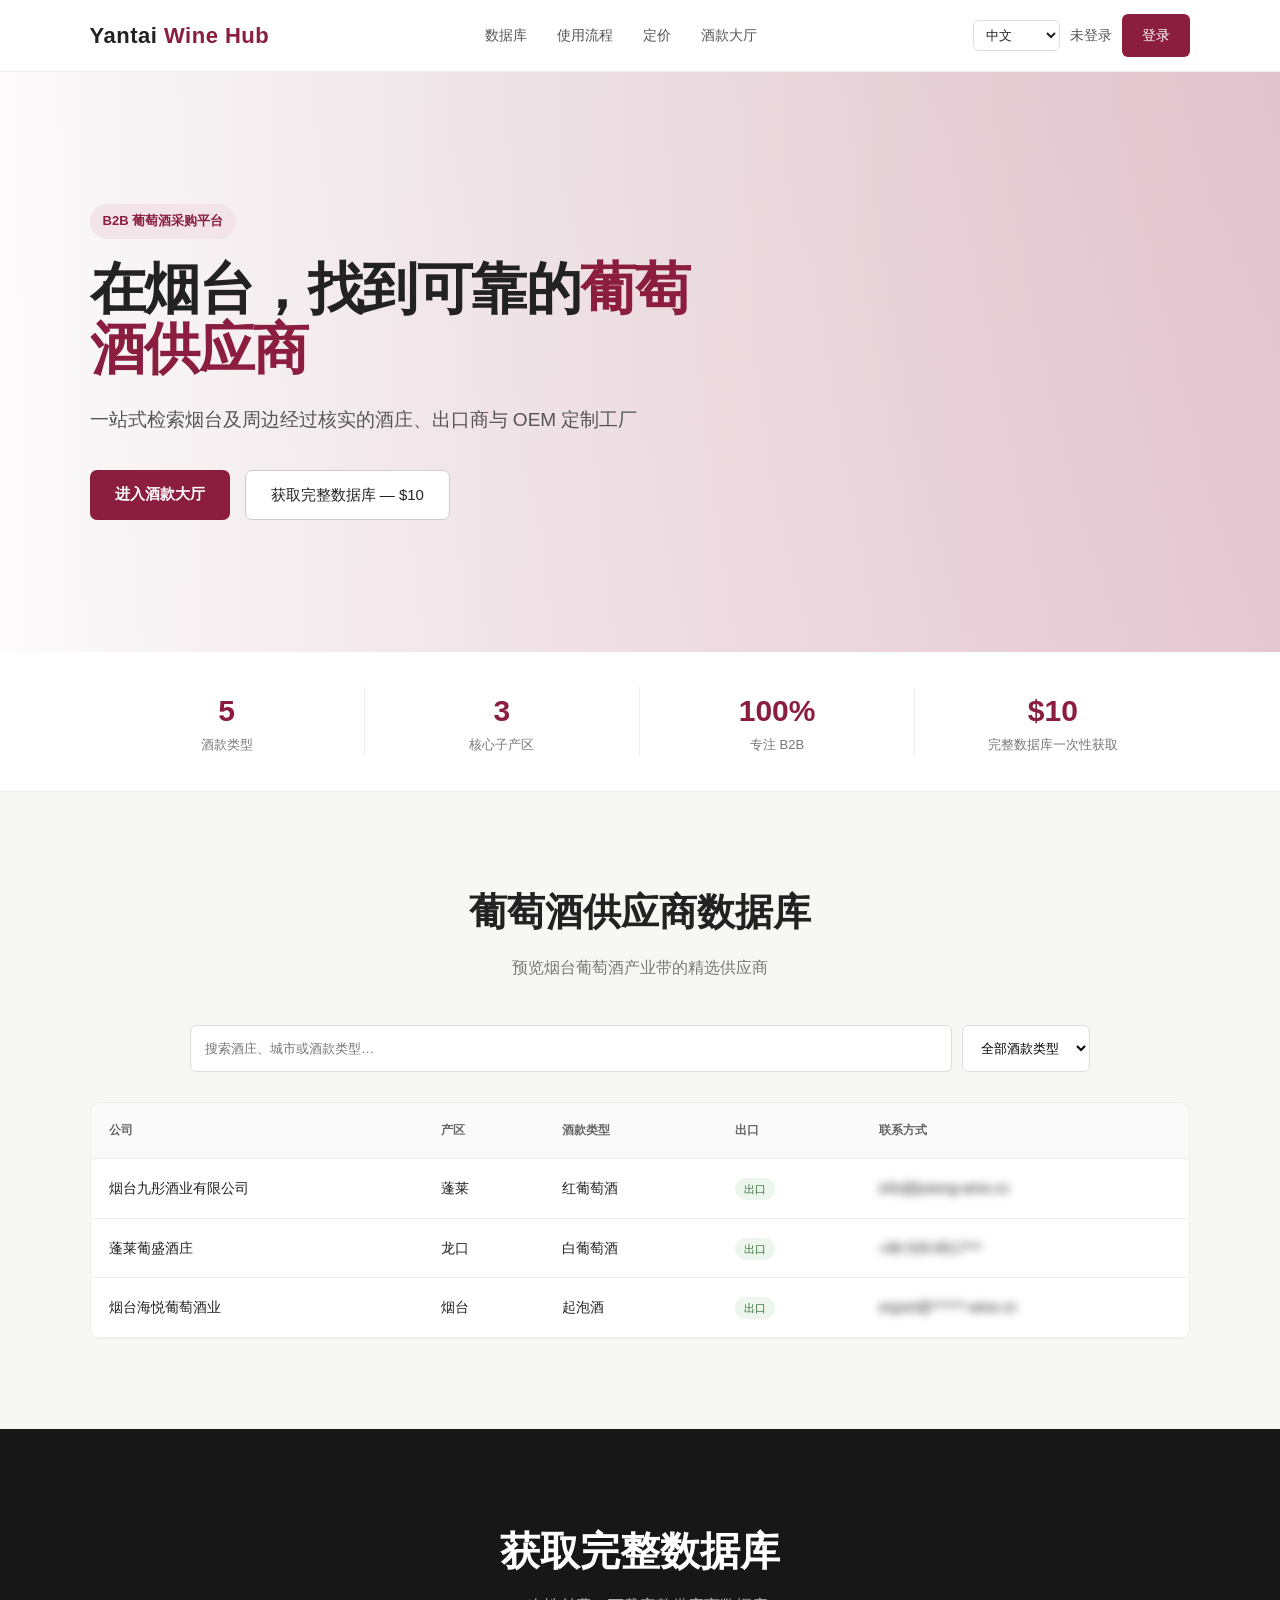
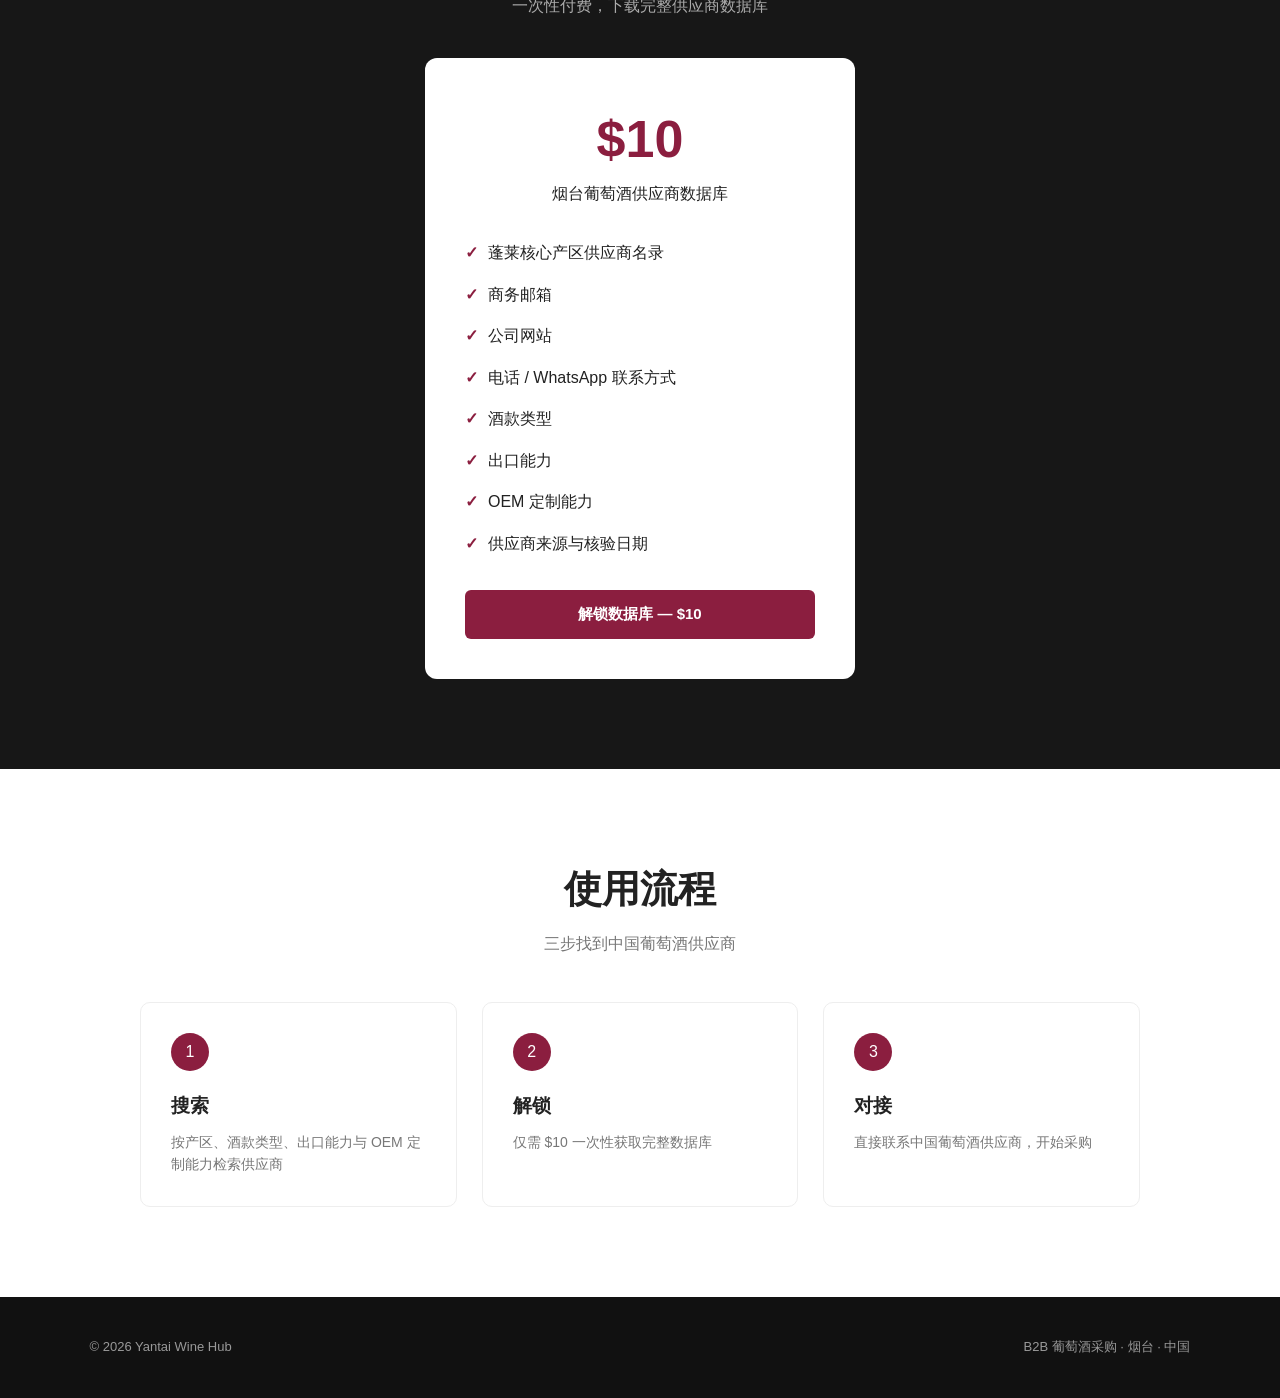
<file: index.html>
<!DOCTYPE html>
<html lang="en" data-page="index">
<head>
  <meta charset="UTF-8" />
  <meta name="viewport" content="width=device-width, initial-scale=1.0" />

  <title>Yantai Wine Hub · 中国葡萄酒供应商数据库</title>
  <meta name="description" id="metaDesc" content="一站式检索烟台及周边经过核实的酒庄、出口商与 OEM 定制工厂" />
  <link rel="icon" href="assets/favicon.svg" type="image/svg+xml" />

  <style>
    * {
      box-sizing: border-box;
      margin: 0;
      padding: 0;
    }

    body {
      font-family: Arial, Helvetica, sans-serif;
      background: #f7f7f5;
      color: #222;
      line-height: 1.6;
    }

    a {
      text-decoration: none;
      color: inherit;
    }

    /* Navbar */

    nav {
      position: relative;
      height: 72px;
      display: flex;
      align-items: center;
      justify-content: space-between;
      padding: 0 7%;
      background: white;
      border-bottom: 1px solid #eee;
    }

    .logo {
      font-size: 22px;
      font-weight: 700;
      letter-spacing: 0.5px;
      white-space: nowrap;
    }

    .logo span {
      color: #8b1e3f;
    }

    .nav-links {
      display: flex;
      gap: 30px;
      font-size: 14px;
      color: #555;
    }

    .nav-links a:hover {
      color: #8b1e3f;
    }

    .nav-button {
      background: #8b1e3f;
      color: white;
      padding: 10px 20px;
      border-radius: 6px;
      font-size: 14px;
      white-space: nowrap;
    }

    /* Nav actions (app entry: 登录/注册 · 我的后台 · 退出) */

    .nav-actions {
      display: flex;
      align-items: center;
      gap: 10px;
    }

    .nav-user {
      display: flex;
      align-items: center;
      gap: 8px;
      font-size: 14px;
      color: #555;
    }

    .nav-user .nav-name {
      max-width: 150px;
      overflow: hidden;
      text-overflow: ellipsis;
      white-space: nowrap;
    }

    .role-badge {
      font-size: 11px;
      padding: 3px 9px;
      border-radius: 20px;
      white-space: nowrap;
    }

    .role-badge.role-supplier {
      background: #f2e4e9;
      color: #8b1e3f;
    }

    .role-badge.role-buyer {
      background: #fdf3e0;
      color: #a8741a;
    }

    .nav-ghost {
      background: transparent;
      border: 1px solid #e6d3d9;
      color: #8b1e3f;
      padding: 9px 16px;
      border-radius: 6px;
      font-size: 14px;
      cursor: pointer;
      font-family: inherit;
      white-space: nowrap;
    }

    /* Language switch */
    .lang-switch {
      border: 1px solid #ddd; border-radius: 6px; padding: 6px 8px;
      font-size: 13px; background: white; color: #222; cursor: pointer;
      font-family: inherit; outline: none;
    }
    /* Toast (shared component, copied from css/style.css) */
    .toast {
      position: fixed; top: 14px; left: 50%; transform: translate(-50%, -80px);
      z-index: 1200; background: #2b2320; color: #fff;
      padding: 10px 18px; border-radius: 24px; font-size: 14px; max-width: 86vw;
      transition: transform .25s ease; box-shadow: 0 4px 18px rgba(43,35,32,.08);
    }
    .toast.show { transform: translate(-50%, 0); }
    .toast.success { background: #36723b; }
    .toast.error { background: #b3261e; }
    /* Config alert banner (dev-facing, zh only) */
    .config-alert {
      background: #f7f0d8; color: #6d5412; border-bottom: 1px solid #c9a227;
      padding: 10px 16px; font-size: 13px; text-align: center;
    }

    .hamburger { display: none; background: none; border: 1px solid #e6d3d9; color: #8b1e3f; border-radius: 6px; padding: 8px 12px; font-size: 16px; cursor: pointer; font-family: inherit; }

    .hidden {
      display: none !important;
    }

    /* Hero */

    .hero {
      min-height: 580px;
      padding: 90px 7%;
      display: flex;
      align-items: center;
      justify-content: space-between;
      background: linear-gradient(90deg, rgba(255,255,255,.98), rgba(255,255,255,.72)), linear-gradient(135deg, #5c1229, #8b1e3f 55%, #a03a5c);
    }

    .hero-content {
      max-width: 650px;
    }

    .tag {
      display: inline-block;
      padding: 7px 13px;
      background: #f2e4e9;
      color: #8b1e3f;
      border-radius: 20px;
      font-size: 13px;
      font-weight: 600;
      margin-bottom: 20px;
    }

    .hero h1 {
      font-size: 56px;
      line-height: 1.08;
      margin-bottom: 25px;
      letter-spacing: -1.5px;
    }

    .hero h1 span.hero-accent {
      color: #8b1e3f;
    }

    .hero p {
      font-size: 19px;
      color: #555;
      max-width: 600px;
      margin-bottom: 35px;
    }

    .hero-buttons {
      display: flex;
      gap: 15px;
      flex-wrap: wrap;
    }

    .primary-btn {
      background: #8b1e3f;
      color: white;
      padding: 14px 25px;
      border-radius: 7px;
      font-weight: 600;
      border: none;
      cursor: pointer;
      font-family: inherit;
      font-size: 15px;
    }

    .secondary-btn {
      background: white;
      border: 1px solid #ccc;
      padding: 14px 25px;
      border-radius: 7px;
      cursor: pointer;
      font-family: inherit;
      font-size: 15px;
    }

    .hero-buttons a {
      display: inline-block;
      text-align: center;
      line-height: 1.35;
    }

    /* Stats */

    .stats {
      display: grid;
      grid-template-columns: repeat(4, 1fr);
      background: white;
      padding: 35px 7%;
      border-bottom: 1px solid #eee;
    }

    .stat {
      text-align: center;
      border-right: 1px solid #eee;
    }

    .stat:last-child {
      border: none;
    }

    .stat h2 {
      font-size: 30px;
      color: #8b1e3f;
    }

    .stat p {
      font-size: 13px;
      color: #777;
    }

    /* Database */

    .database {
      padding: 90px 7%;
    }

    .section-title {
      text-align: center;
      margin-bottom: 45px;
    }

    .section-title h2 {
      font-size: 38px;
      margin-bottom: 12px;
    }

    .section-title p {
      color: #777;
    }

    .search-box {
      display: flex;
      gap: 10px;
      max-width: 900px;
      margin: 0 auto 30px;
    }

    .search-box input,
    .search-box select {
      padding: 14px;
      border: 1px solid #ddd;
      border-radius: 6px;
      background: white;
    }

    .search-box input {
      flex: 1;
    }

    /* Table */

    .table-container {
      background: white;
      border-radius: 10px;
      overflow: hidden;
      border: 1px solid #eee;
    }

    table {
      width: 100%;
      border-collapse: collapse;
    }

    th,
    td {
      padding: 18px;
      text-align: left;
      border-bottom: 1px solid #eee;
      font-size: 14px;
    }

    th {
      background: #fafafa;
      color: #666;
      font-size: 12px;
      text-transform: uppercase;
    }

    .badge {
      padding: 5px 9px;
      border-radius: 20px;
      font-size: 11px;
      background: #edf6ed;
      color: #36723b;
    }

    .locked {
      filter: blur(4px);
      user-select: none;
    }

    .view-btn {
      background: #8b1e3f;
      color: white;
      border: none;
      padding: 8px 13px;
      border-radius: 5px;
      cursor: pointer;
      font-size: 12px;
    }

    /* Pricing */

    .pricing {
      padding: 90px 7%;
      background: #171717;
      color: white;
      text-align: center;
    }

    .pricing h2 {
      font-size: 40px;
      margin-bottom: 10px;
    }

    .pricing-subtitle {
      color: #aaa;
      margin-bottom: 40px;
    }

    .price-card {
      max-width: 430px;
      margin: auto;
      background: white;
      color: #222;
      padding: 40px;
      border-radius: 12px;
    }

    .price {
      font-size: 52px;
      font-weight: 700;
      color: #8b1e3f;
    }

    .price-card ul {
      list-style: none;
      margin: 25px 0;
      text-align: left;
    }

    .price-card li {
      padding: 8px 0;
    }

    .price-card li::before {
      content: "✓";
      color: #8b1e3f;
      font-weight: bold;
      margin-right: 10px;
    }

    .buy-btn {
      width: 100%;
      padding: 15px;
      border: none;
      background: #8b1e3f;
      color: white;
      border-radius: 6px;
      cursor: pointer;
      font-weight: 600;
      font-family: inherit;
      font-size: 15px;
    }

    /* How it works */

    .how {
      padding: 90px 7%;
      background: white;
    }

    .steps {
      display: grid;
      grid-template-columns: repeat(3, 1fr);
      gap: 25px;
      max-width: 1000px;
      margin: auto;
    }

    .step {
      padding: 30px;
      border: 1px solid #eee;
      border-radius: 10px;
    }

    .step-number {
      width: 38px;
      height: 38px;
      display: flex;
      align-items: center;
      justify-content: center;
      background: #8b1e3f;
      color: white;
      border-radius: 50%;
      margin-bottom: 20px;
    }

    .step h3 {
      margin-bottom: 10px;
    }

    .step p {
      color: #777;
      font-size: 14px;
    }

    /* Footer */

    footer {
      padding: 40px 7%;
      background: #111;
      color: #999;
      display: flex;
      justify-content: space-between;
      font-size: 13px;
    }

    /* Modal */

    .modal {
      display: none;
      position: fixed;
      inset: 0;
      background: rgba(0,0,0,0.65);
      align-items: center;
      justify-content: center;
      z-index: 999;
    }

    .modal-content {
      background: white;
      padding: 40px;
      border-radius: 12px;
      width: 90%;
      max-width: 450px;
      text-align: center;
    }

    .modal-content h2 {
      margin-bottom: 10px;
    }

    .modal-content p {
      color: #666;
      margin-bottom: 25px;
    }

    .modal-content a.buy-btn { display:block; }

    .close {
      margin-top: 15px;
      border: none;
      background: transparent;
      cursor: pointer;
      color: #777;
      font-family: inherit;
      font-size: 14px;
    }

    /* Mobile */

    @media (max-width: 800px) {

      .hamburger { display: block; }
      .nav-links {
        display: none; position: absolute; top: 72px; left: 0; right: 0;
        background: #fff; flex-direction: column; gap: 0;
        border-bottom: 1px solid #eee; padding: 8px 7%; z-index: 50;
      }
      .nav-links.open { display: flex; }
      .nav-links a { padding: 10px 0; border-bottom: 1px solid #f2f2f2; }

      .nav-user {
        display: none;
      }

      .hero {
        padding: 70px 6%;
      }

      .hero h1 {
        font-size: 40px;
      }

      .stats {
        grid-template-columns: repeat(2, 1fr);
        gap: 25px;
      }

      .stat {
        border: none;
      }

      .steps {
        grid-template-columns: 1fr;
      }

      .search-box {
        flex-direction: column;
      }

      .table-container {
        overflow-x: auto;
      }

      table {
        min-width: 800px;
      }

      footer {
        flex-direction: column;
        gap: 10px;
      }
    }
  </style>
</head>

<body>

<div id="configAlert" class="config-alert hidden">⚠️ Supabase 密钥还没填：打开 <code>js/config.js</code>，把第 10、13 行的占位符换成你自己的值（步骤见 <code>docs/Supabase控制台操作指南.md</code>）</div>

<!-- NAV -->

<nav>
  <div class="logo">
    Yantai <span>Wine Hub</span>
  </div>

  <div class="nav-links">
    <a href="#database" data-i18n="idx.navDb">数据库</a>
    <a href="#how" data-i18n="idx.navHow">使用流程</a>
    <a href="#pricing" data-i18n="idx.navPricing">定价</a>
    <a href="home.html" data-i18n="nav.hall">酒款大厅</a>
  </div>

  <button id="navToggle" class="hamburger" type="button" onclick="toggleNav()" aria-label="Menu">☰</button>

  <div class="nav-actions">
    <select data-lang-switch class="lang-switch" onchange="WineApp.setLang(this.value)">
      <option value="zh">中文</option>
      <option value="en">English</option>
      <option value="ru">Русский</option>
    </select>
    <span id="navUser" class="nav-user"></span>
    <a id="navDash" class="nav-button hidden" href="buyer-dashboard.html" data-i18n="nav.dash">我的后台</a>
    <a id="navLogin" class="nav-button" href="login.html" data-i18n="nav.login">登录</a>
    <button id="navLogout" class="nav-ghost hidden" type="button" onclick="WineApp.logout()" data-i18n="nav.logout">退出</button>
  </div>
</nav>


<!-- HERO -->

<section class="hero">

  <div class="hero-content">

    <div class="tag" data-i18n="idx.tag">B2B 葡萄酒采购平台</div>

    <h1><span data-i18n="idx.heroA">在烟台，找到可靠的</span><span data-i18n="idx.heroSpan" class="hero-accent">葡萄酒供应商</span><span data-i18n="idx.heroB"></span></h1>

    <p data-i18n="idx.heroSub">一站式检索烟台及周边经过核实的酒庄、出口商与 OEM 定制工厂</p>

    <div class="hero-buttons"><a class="primary-btn" href="home.html" data-i18n="idx.btnExplore">进入酒款大厅</a><a class="secondary-btn" href="#pricing" data-i18n="idx.btnPricing">获取完整数据库 — $10</a></div>

  </div>

</section>


<!-- STATS -->

<section class="stats">

  <div class="stat">
    <h2 data-i18n="idx.s1v">5</h2>
    <p data-i18n="idx.s1t">酒款类型</p>
  </div>

  <div class="stat">
    <h2 data-i18n="idx.s2v">3</h2>
    <p data-i18n="idx.s2t">核心子产区</p>
  </div>

  <div class="stat">
    <h2 data-i18n="idx.s3v">100%</h2>
    <p data-i18n="idx.s3t">专注 B2B</p>
  </div>

  <div class="stat">
    <h2 data-i18n="idx.s4v">$10</h2>
    <p data-i18n="idx.s4t">完整数据库一次性获取</p>
  </div>

</section>


<!-- DATABASE -->

<section class="database" id="database">

  <div class="section-title">

    <h2 data-i18n="idx.dbTitle">葡萄酒供应商数据库</h2>

    <p data-i18n="idx.dbSub">预览烟台葡萄酒产业带的精选供应商</p>

  </div>


  <div class="search-box">

    <input
      type="text"
      id="searchInput"
      placeholder="搜索酒庄、城市或酒款类型…"
      data-i18n-ph="idx.searchPh"
      onkeyup="searchDatabase()"
    />

    <select id="wineType" onchange="searchDatabase()">

      <option value="" data-i18n="idx.typeAll">全部酒款类型</option>

      <option value="red" data-i18n="idx.typeRed">红葡萄酒</option>

      <option value="white" data-i18n="idx.typeWhite">白葡萄酒</option>

      <option value="sparkling" data-i18n="idx.typeSpark">起泡酒</option>

      <option value="oem" data-i18n="idx.typeOem">OEM 定制</option>

    </select>

  </div>


  <div class="table-container">

    <table>

      <thead>

        <tr>

          <th data-i18n="idx.thCompany">公司</th>
          <th data-i18n="idx.thLocation">产区</th>
          <th data-i18n="idx.thType">酒款类型</th>
          <th data-i18n="idx.thExport">出口</th>
          <th data-i18n="idx.thContact">联系方式</th>

        </tr>

      </thead>

      <tbody id="supplierTable">

        <tr data-type="red">

          <td data-i18n="idx.r1c">烟台九彤酒业有限公司</td>

          <td data-i18n="idx.r1l">蓬莱</td>

          <td data-i18n="idx.r1t">红葡萄酒</td>

          <td>
            <span class="badge" data-i18n="idx.r1e">出口</span>
          </td>

          <td class="locked" data-i18n="idx.r1ct">info@jiutong-wine.cn</td>

        </tr>


        <tr data-type="white">

          <td data-i18n="idx.r2c">蓬莱葡盛酒庄</td>

          <td data-i18n="idx.r2l">龙口</td>

          <td data-i18n="idx.r2t">白葡萄酒</td>

          <td>
            <span class="badge" data-i18n="idx.r2e">出口</span>
          </td>

          <td class="locked" data-i18n="idx.r2ct">+86 535-8517***</td>

        </tr>


        <tr data-type="sparkling">

          <td data-i18n="idx.r3c">烟台海悦葡萄酒业</td>

          <td data-i18n="idx.r3l">烟台</td>

          <td data-i18n="idx.r3t">起泡酒</td>

          <td>
            <span class="badge" data-i18n="idx.r3e">出口</span>
          </td>

          <td class="locked" data-i18n="idx.r3ct">export@******-wine.cn</td>

        </tr>


        <tr id="noResultsRow" class="hidden"><td colspan="5" data-i18n="idx.noResults">没有找到匹配的供应商</td></tr>

      </tbody>

    </table>

  </div>

</section>


<!-- PRICING -->

<section class="pricing" id="pricing">

  <h2 data-i18n="idx.priceTitle">获取完整数据库</h2>

  <p class="pricing-subtitle" data-i18n="idx.priceSub">一次性付费，下载完整供应商数据库</p>


  <div class="price-card">

    <div class="price">
      $10
    </div>

    <p data-i18n="idx.priceCard">烟台葡萄酒供应商数据库</p>

    <ul>

      <li data-i18n="idx.priceLi1">蓬莱核心产区供应商名录</li>

      <li data-i18n="idx.priceLi2">商务邮箱</li>

      <li data-i18n="idx.priceLi3">公司网站</li>

      <li data-i18n="idx.priceLi4">电话 / WhatsApp 联系方式</li>

      <li data-i18n="idx.priceLi5">酒款类型</li>

      <li data-i18n="idx.priceLi6">出口能力</li>

      <li data-i18n="idx.priceLi7">OEM 定制能力</li>

      <li data-i18n="idx.priceLi8">供应商来源与核验日期</li>

    </ul>

    <button class="buy-btn" type="button" onclick="openPayment()" data-i18n="idx.buyBtn">解锁数据库 — $10</button>

  </div>

</section>


<!-- HOW -->

<section class="how" id="how">

  <div class="section-title">

    <h2 data-i18n="idx.howTitle">使用流程</h2>

    <p data-i18n="idx.howSub">三步找到中国葡萄酒供应商</p>

  </div>


  <div class="steps">

    <div class="step">

      <div class="step-number">
        1
      </div>

      <h3 data-i18n="idx.step1t">搜索</h3>

      <p data-i18n="idx.step1p">按产区、酒款类型、出口能力与 OEM 定制能力检索供应商</p>

    </div>


    <div class="step">

      <div class="step-number">
        2
      </div>

      <h3 data-i18n="idx.step2t">解锁</h3>

      <p data-i18n="idx.step2p">仅需 $10 一次性获取完整数据库</p>

    </div>


    <div class="step">

      <div class="step-number">
        3
      </div>

      <h3 data-i18n="idx.step3t">对接</h3>

      <p data-i18n="idx.step3p">直接联系中国葡萄酒供应商，开始采购</p>

    </div>

  </div>

</section>


<!-- FOOTER -->

<footer>

  <div>
    © 2026 Yantai Wine Hub
  </div>

  <div data-i18n="idx.footerSub">B2B 葡萄酒采购 · 烟台 · 中国</div>

</footer>


<!-- MODAL -->

<div class="modal" id="paymentModal">

  <div class="modal-content">

    <h2 data-i18n="idx.modalTitle">解锁烟台葡萄酒数据库</h2>

    <p data-i18n="idx.modalBody">完整供应商数据库为一次性 $10 付费内容，支付通道尚未接入。演示期间，完整在线平台（酒款大厅、询价、下单）免费开放。</p>

    <a class="buy-btn" href="home.html" data-i18n="idx.modalBtn" style="display:inline-block;text-align:center;line-height:1.35">进入酒款大厅（演示免费开放）</a>

    <button class="close" type="button" onclick="closePayment()" data-i18n="idx.modalCancel">取消</button>

  </div>

</div>


<div id="toast" class="toast"></div>

<script>

  function searchDatabase() {

    var input =
      document
        .getElementById("searchInput")
        .value
        .toLowerCase();

    var type =
      document
        .getElementById("wineType")
        .value;

    var rows =
      document.querySelectorAll(
        "#supplierTable tr"
      );

    var visibleCount = 0;

    rows.forEach(function (row) {

      if (row.id === "noResultsRow") return;

      var rowType =
        row.getAttribute("data-type") || "";

      var matchType =
        !type || rowType === type;

      var matchSearch =
        row.innerText.toLowerCase().includes(input);

      row.style.display =
        matchType && matchSearch
          ? ""
          : "none";

      if (row.style.display !== "none") {
        visibleCount++;
      }

    });

    document
      .getElementById("noResultsRow")
      .classList.toggle(
        "hidden",
        visibleCount > 0
      );

  }


  function toggleNav() {

    document
      .querySelector(".nav-links")
      .classList.toggle("open");

  }


  function openPayment() {

    document
      .getElementById("paymentModal")
      .style.display = "flex";

  }


  function closePayment() {

    document
      .getElementById("paymentModal")
      .style.display = "none";

  }

</script>

<script src="js/vendor-supabase.js"></script>
<script src="js/config.js"></script>
<script src="js/supabase.js"></script>
<script src="js/i18n.js"></script>
<script>
  /* 接入登录态：已登录时展示公司名 + 角色徽章，并把入口换成「我的后台 / 退出」 */
  if (window.WineApp && WineApp.initNav) WineApp.initNav();
</script>

</body>
</html>
</file>
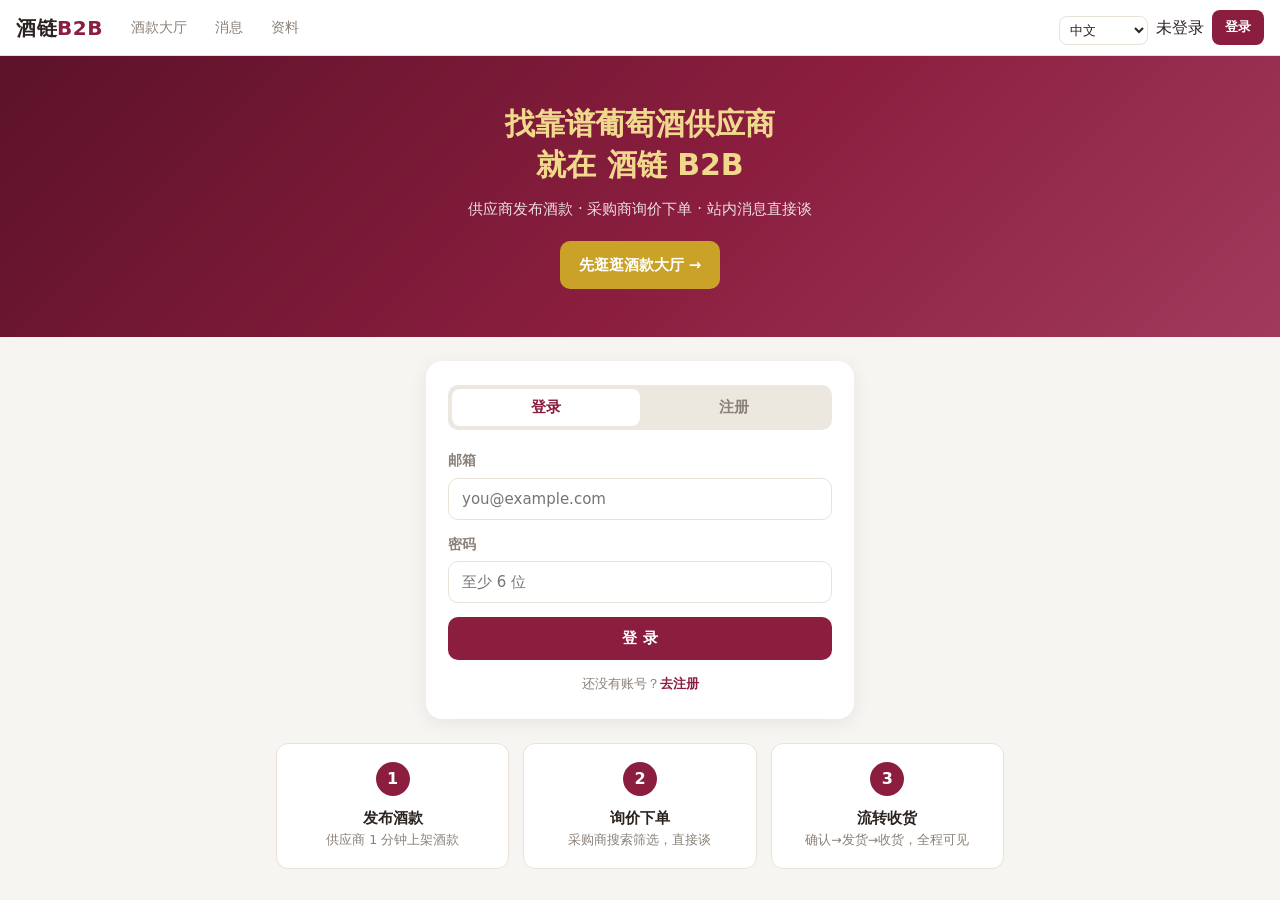
<file: buyer-dashboard.html>
<!DOCTYPE html>
<html lang="zh-CN" data-page="buy">
<head>
  <meta charset="UTF-8" />
  <meta name="viewport" content="width=device-width, initial-scale=1.0" />
  <title>采购商后台 - 酒链 B2B</title>
  <meta name="description" id="metaDesc" content="采购商后台：跟进询价与订单，确认收货" />
  <link rel="icon" href="assets/favicon.svg" type="image/svg+xml" />
  <link rel="stylesheet" href="css/style.css" />
</head>
<body>

  <div id="configAlert" class="config-alert hidden">⚠️ Supabase 密钥还没填：打开 <code>js/config.js</code>，把第 10、13 行的占位符换成你自己的值（步骤见 <code>docs/Supabase控制台操作指南.md</code>）</div>

  <header class="topbar">
    <a class="brand" href="home.html">酒链<span>B2B</span></a>
    <nav class="topnav">
      <a href="home.html" data-i18n="nav.hall">酒款大厅</a>
      <a id="navDash" href="buyer-dashboard.html" class="active" data-i18n="nav.dash">我的后台</a>
      <a href="messages.html" data-i18n="nav.msgs">消息</a>
      <a href="profile.html" data-i18n="nav.profile">资料</a>
    </nav>
    <div class="topbar-user">
      <select data-lang-switch class="lang-switch" onchange="WineApp.setLang(this.value)">
        <option value="zh">中文</option>
        <option value="en">English</option>
        <option value="ru">Русский</option>
      </select>
      <span id="navUser" class="nav-user"></span>
      <a id="navLogin" class="btn btn-sm btn-primary hidden" href="login.html" data-i18n="nav.login">登录</a>
      <button id="navLogout" class="btn btn-sm btn-ghost hidden" onclick="WineApp.logout()" data-i18n="nav.logout">退出</button>
    </div>
  </header>

  <main class="page">
    <div class="page-head">
      <h1 data-i18n="buy.head">采购商后台</h1>
      <p class="page-sub" data-i18n="buy.sub">跟进你的询价与订单</p>
    </div>

    <div class="stat-row">
      <div class="stat-card"><div class="stat-num" id="statOrders">–</div><div class="stat-label" data-i18n="buy.statOrders">订单数</div></div>
      <div class="stat-card"><div class="stat-num" id="statSpend">–</div><div class="stat-label" data-i18n="buy.statSpend">累计金额</div></div>
      <div class="stat-card"><div class="stat-num" id="statPending">–</div><div class="stat-label" data-i18n="buy.statPending">待收货</div></div>
    </div>

    <div class="tabs">
      <button type="button" class="tab active" data-tab="inquiries" onclick="switchTab('inquiries')" data-i18n="buy.tabInquiries">我的询价</button>
      <button type="button" class="tab" data-tab="orders" onclick="switchTab('orders')" data-i18n="buy.tabOrders">我的订单</button>
    </div>

    <section id="tab-inquiries" class="tab-panel">
      <div id="inquiryList" class="card-list"></div>
    </section>

    <section id="tab-orders" class="tab-panel hidden">
      <div id="orderList" class="card-list"></div>
    </section>
  </main>

  <div id="toast" class="toast"></div>

  <script src="js/vendor-supabase.js"></script>
  <script src="js/config.js"></script>
  <script src="js/supabase.js"></script>
  <script src="js/i18n.js"></script>
  <script>
    /* ---------- 页面逻辑：采购商后台 ---------- */

    var me = null;
    var tabLoaded = { inquiries: false, orders: false };
    var myInquiries = [];
    var inqSuppliers = {};
    var myOrders = [];
    var stats = {};
    var esc = WineApp.escapeHtml;
    var fmtMoney = WineApp.fmtMoney;
    var fmtDate = WineApp.fmtDate;
    var t = WineApp.t;

    async function init() {
      WineApp.initNav();
      me = await WineApp.requireAuth();
      if (!me) return;
      var p = await WineApp.currentProfile();
      if (p.role !== 'buyer') {
        WineApp.toast(t('nav.roleErrSupplier'), 'error');
        setTimeout(function () { location.href = 'supplier-dashboard.html'; }, 900);
        return;
      }
      switchTab('inquiries');
    }

    function switchTab(tab) {
      document.querySelectorAll('.tab').forEach(function (b) {
        b.classList.toggle('active', b.dataset.tab === tab);
      });
      document.querySelectorAll('.tab-panel').forEach(function (p) { p.classList.add('hidden'); });
      document.getElementById('tab-' + tab).classList.remove('hidden');
      if (tab === 'inquiries' && !tabLoaded.inquiries) { tabLoaded.inquiries = true; loadInquiries(); }
      if (tab === 'orders' && !tabLoaded.orders) { tabLoaded.orders = true; loadOrders(); }
    }

    /* ---------- 我的询价 ---------- */

    async function loadInquiries() {
      var res = await WineApp.sb.from('inquiries')
        .select('*, wines:inquiries_wine_id_fkey(name, origin, vintage, supplier_id)')
        .eq('buyer_id', me.id)
        .order('created_at', { ascending: false });
      if (res.error) { WineApp.toast(t('buy.loadInqFail', { msg: res.error.message }), 'error'); return; }

      myInquiries = res.data || [];
      var supplierIds = Array.from(new Set(myInquiries.map(function (q) { return q.wines ? q.wines.supplier_id : null; }).filter(Boolean)));
      inqSuppliers = {};
      if (supplierIds.length) {
        var res2 = await WineApp.sb.from('profiles')
          .select('id, company_name, contact_name, phone')
          .in('id', supplierIds);
        (res2.data || []).forEach(function (p) { inqSuppliers[p.id] = p; });
      }
      renderInquiries();
    }

    function renderInquiries() {
      document.getElementById('inquiryList').innerHTML = myInquiries.map(function (q) {
        var w = q.wines || {};
        var s = inqSuppliers[w.supplier_id] || {};
        var replied = q.status === 'replied';
        return '<div class="list-card">'
          + '<div class="list-card-title">' + esc(t('buy.wineLabel', { n: WineApp.wineName(w) })) + WineApp.inquiryChip(q.status) + '</div>'
          + '<div class="list-card-meta">'
          + '<p>' + esc(t('buy.supplierLine', { c: s.company_name || '—', p: s.contact_name || '—' })) + '</p>'
          + '<p>' + t('buy.myMsg') + esc(q.message || '—') + '</p>'
          + (q.expected_price != null ? '<p>' + t('buy.expectPrice') + fmtMoney(q.expected_price) + '</p>' : '')
          + '<p>' + t('buy.time', { t: fmtDate(q.created_at) }) + '</p>'
          + '</div>'
          + (replied
            ? '<div class="inq-reply-box" style="background:var(--wine-soft);border-radius:10px;padding:10px 12px">'
              + '<strong style="font-size:13px;color:var(--wine)">' + t('buy.replyTitle', { t: fmtDate(q.replied_at) }) + '</strong>'
              + '<p style="margin-top:4px;white-space:pre-wrap">' + esc(q.reply || '') + '</p></div>'
            : '<p class="page-sub">' + t('buy.waitReply') + '</p>')
          + '</div>';
      }).join('') || '<div class="empty"><div class="empty-icon">📩</div><p>' + t('buy.emptyInq1') + '<a href="home.html" style="color:var(--wine);font-weight:600">' + t('nav.hall') + '</a>' + t('buy.emptyInq2') + '</p></div>';
    }

    /* ---------- 我的订单 ---------- */

    async function loadOrders() {
      var res = await WineApp.sb.from('orders')
        .select('*, wines:orders_wine_id_fkey(name), supplier:orders_supplier_id_fkey(company_name, contact_name)')
        .eq('buyer_id', me.id)
        .order('created_at', { ascending: false });
      if (res.error) { WineApp.toast(t('buy.loadOrderFail', { msg: res.error.message }), 'error'); return; }

      myOrders = res.data || [];
      var active = myOrders.filter(function (o) { return o.status !== 'cancelled'; });
      var spend = active.reduce(function (sum, o) { return sum + Number(o.total_amount); }, 0);
      var pending = active.filter(function (o) { return o.status === 'shipped'; }).length;
      stats = { orders: active.length, spend: spend, pending: pending };
      renderOrders();
    }

    function renderOrders() {
      document.getElementById('statOrders').textContent = stats.orders;
      document.getElementById('statSpend').textContent = fmtMoney(stats.spend);
      document.getElementById('statPending').textContent = stats.pending;

      document.getElementById('orderList').innerHTML = myOrders.map(function (o) {
        var w = o.wines || {};
        var s = o.supplier || {};
        var actions = '';
        if (o.status === 'pending_confirm') {
          actions = '<button class="btn btn-sm btn-ghost" onclick="cancelOrder(\'' + o.id + '\')">' + t('buy.cancelOrder') + '</button>';
        } else if (o.status === 'shipped') {
          actions = '<button class="btn btn-sm btn-primary" onclick="setOrderStatus(\'' + o.id + '\', \'completed\')">' + t('buy.confirmReceipt') + '</button>';
        }
        return '<div class="list-card">'
          + '<div class="list-card-title">' + esc(t('buy.wineLabel', { n: WineApp.wineName(w) })) + WineApp.orderChip(o.status) + '</div>'
          + '<div class="list-card-meta">'
          + '<p>' + esc(t('buy.supplierLine', { c: s.company_name || '—', p: s.contact_name || '—' })) + '</p>'
          + '<p>' + t('common.qtyLine', { q: o.quantity, p: fmtMoney(o.unit_price) }) + ' <strong>' + fmtMoney(o.total_amount) + '</strong></p>'
          + (o.remark ? '<p>' + t('buy.remark') + esc(o.remark) + '</p>' : '')
          + '<p>' + t('buy.orderTime', { a: fmtDate(o.created_at), b: fmtDate(o.updated_at) }) + '</p>'
          + '</div>'
          + (actions ? '<div class="list-card-actions">' + actions + '</div>' : '')
          + '</div>';
      }).join('') || '<div class="empty"><div class="empty-icon">📦</div><p>' + t('buy.emptyOrder1') + '<a href="home.html" style="color:var(--wine);font-weight:600">' + t('nav.hall') + '</a>' + t('buy.emptyOrder2') + '</p></div>';
    }

    async function setOrderStatus(id, status) {
      var res = await WineApp.sb.from('orders').update({ status: status }).eq('id', id);
      if (res.error) { WineApp.toast(t('common.opErr', { msg: res.error.message }), 'error'); return; }
      WineApp.toast(status === 'completed' ? t('buy.received') : t('buy.orderCancelled'), 'success');
      loadOrders();
    }

    function cancelOrder(id) {
      WineApp.confirmSheet({
        title: t('buy.cancelTitle'),
        message: t('buy.cancelMsg'),
        danger: true,
        onOk: function () { setOrderStatus(id, 'cancelled'); },
      });
    }

    WineApp.onLangChange(function () {
      if (tabLoaded.inquiries) renderInquiries();
      if (tabLoaded.orders) renderOrders();
    });

    init();
  </script>
</body>
</html>
</file>
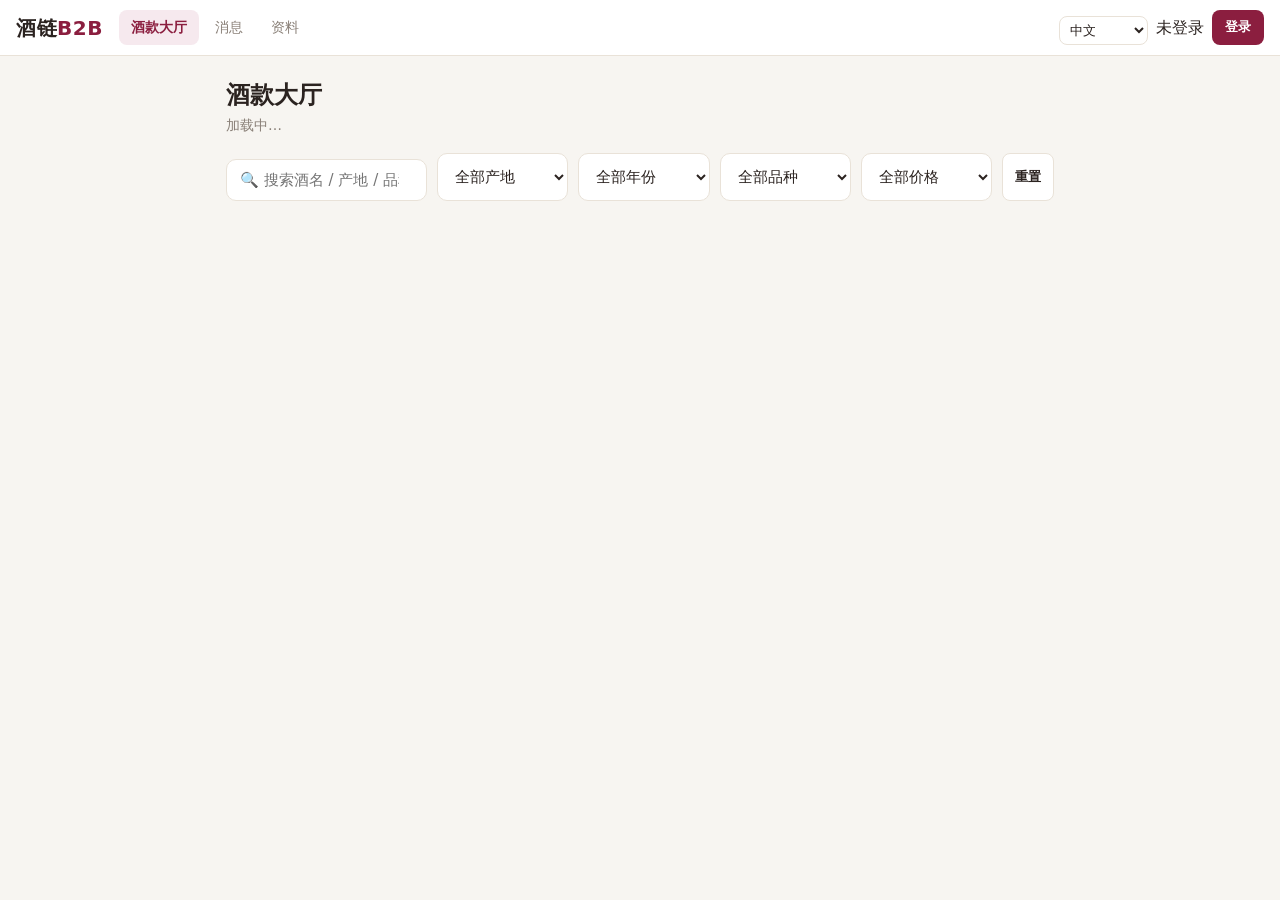
<file: home.html>
<!DOCTYPE html>
<html lang="zh-CN" data-page="home">
<head>
  <meta charset="UTF-8" />
  <meta name="viewport" content="width=device-width, initial-scale=1.0" />
  <title>酒款大厅 - 酒链 B2B</title>
  <meta name="description" id="metaDesc" content="酒款大厅：搜索、筛选烟台产区在售葡萄酒，游客即可浏览" />
  <link rel="icon" href="assets/favicon.svg" type="image/svg+xml" />
  <link rel="stylesheet" href="css/style.css" />
</head>
<body>

  <div id="configAlert" class="config-alert hidden">⚠️ Supabase 密钥还没填：打开 <code>js/config.js</code>，把第 10、13 行的占位符换成你自己的值（步骤见 <code>docs/Supabase控制台操作指南.md</code>）</div>

  <header class="topbar">
    <a class="brand" href="home.html">酒链<span>B2B</span></a>
    <nav class="topnav">
      <a href="home.html" class="active" data-i18n="nav.hall">酒款大厅</a>
      <a id="navDash" href="buyer-dashboard.html" data-i18n="nav.dash">我的后台</a>
      <a href="messages.html" data-i18n="nav.msgs">消息</a>
      <a href="profile.html" data-i18n="nav.profile">资料</a>
    </nav>
    <div class="topbar-user">
      <select data-lang-switch class="lang-switch" onchange="WineApp.setLang(this.value)">
        <option value="zh">中文</option>
        <option value="en">English</option>
        <option value="ru">Русский</option>
      </select>
      <span id="navUser" class="nav-user"></span>
      <a id="navLogin" class="btn btn-sm btn-primary hidden" href="login.html" data-i18n="nav.login">登录</a>
      <button id="navLogout" class="btn btn-sm btn-ghost hidden" onclick="WineApp.logout()" data-i18n="nav.logout">退出</button>
    </div>
  </header>

  <main class="page">
    <div class="page-head">
      <h1 data-i18n="nav.hall">酒款大厅</h1>
      <p id="wineCount" class="page-sub" data-i18n="common.loading">加载中…</p>
    </div>

    <div class="filters">
      <input id="searchInput" class="filter-search" type="search"
             placeholder="🔍 搜索酒名 / 产地 / 品种…" data-i18n-ph="home.searchPh" oninput="applyFilters()">
      <select id="fOrigin" onchange="applyFilters()"><option value="" data-i18n="home.fOrigin">全部产地</option></select>
      <select id="fVintage" onchange="applyFilters()"><option value="" data-i18n="home.fVintage">全部年份</option></select>
      <select id="fVariety" onchange="applyFilters()"><option value="" data-i18n="home.fVariety">全部品种</option></select>
      <select id="fPrice" onchange="applyFilters()">
        <option value="" data-i18n="home.fPrice">全部价格</option>
        <option value="0-100" data-i18n="home.price0_100">100 元以下</option>
        <option value="100-300" data-i18n="home.price100_300">100 – 300 元</option>
        <option value="300-1000" data-i18n="home.price300_1000">300 – 1000 元</option>
        <option value="1000-" data-i18n="home.price1000">1000 元以上</option>
      </select>
      <button class="btn btn-sm btn-ghost" onclick="resetFilters()" data-i18n="home.reset">重置</button>
    </div>

    <div id="wineGrid" class="wine-grid"></div>

    <div id="emptyState" class="empty hidden">
      <div class="empty-icon">🍷</div>
      <p data-i18n="home.empty">没有找到符合条件的酒款</p>
      <a class="btn btn-primary" href="login.html" data-i18n="home.emptyCta">注册成为供应商，发布第一款酒</a>
    </div>
  </main>

  <div id="toast" class="toast"></div>

  <script src="js/vendor-supabase.js"></script>
  <script src="js/config.js"></script>
  <script src="js/supabase.js"></script>
  <script src="js/i18n.js"></script>
  <script>
    /* ---------- 页面逻辑：酒款大厅 ---------- */

    var allWines = [];
    var loaded = false;
    var esc = WineApp.escapeHtml;
    var fmtMoney = WineApp.fmtMoney;
    var t = WineApp.t;

    async function init() {
      WineApp.initNav();
      if (!WineApp.sb) { WineApp.toast(t('common.configFirst'), 'error'); return; }
      await loadWines();
    }

    async function loadWines() {
      var res = await WineApp.sb.from('wines')
        .select('*, supplier:profiles!wines_supplier_id_fkey(company_name, region)')
        .eq('status', 'on_sale')
        .order('created_at', { ascending: false })
        .limit(500);
      if (res.error) { WineApp.toast(t('common.loadErr', { msg: res.error.message }), 'error'); return; }
      allWines = res.data || [];
      loaded = true;
      buildFilters();
      applyFilters();
    }

    /* 字典外的产地/品种：i18n.js 会回退成 "origin.XXX" / "variety.XXX" 这种 key 文本，
       这里再兜一层，显示原始存储值（对应 i18n.js 注释声明的「fallback → 原文」） */
    function originText(v) {
      var s = WineApp.originLabel(v);
      return s.indexOf('origin.') === 0 ? v : s;
    }
    function varietyText(v) {
      var s = WineApp.varietyLabel(v);
      return s.indexOf('variety.') === 0 ? v : s;
    }

    function fillSelect(id, values, placeholder) {
      var el = document.getElementById(id);
      var current = el.value;
      var label = id === 'fOrigin' ? originText : (id === 'fVariety' ? varietyText : function (v) { return v; });
      var html = '<option value="">' + placeholder + '</option>';
      values.forEach(function (v) {
        html += '<option value="' + esc(v) + '">' + esc(label(v)) + '</option>';
      });
      el.innerHTML = html;
      el.value = current;
    }

    function buildFilters() {
      var origins = {}, vintages = {}, varieties = {};
      allWines.forEach(function (w) {
        if (w.origin) origins[w.origin] = 1;
        if (w.vintage) vintages[w.vintage] = 1;
        if (w.variety) varieties[w.variety] = 1;
      });
      fillSelect('fOrigin', Object.keys(origins).sort(), t('home.fOrigin'));
      fillSelect('fVintage', Object.keys(vintages).sort(function (a, b) { return b - a; }), t('home.fVintage'));
      fillSelect('fVariety', Object.keys(varieties).sort(), t('home.fVariety'));
    }

    function inPriceBand(price, band) {
      if (!band) return true;
      var p = Number(price);
      var parts = band.split('-');
      var lo = parts[0] ? Number(parts[0]) : -Infinity;
      var hi = parts[1] ? Number(parts[1]) : Infinity;
      return p >= lo && p <= hi;
    }

    function applyFilters() {
      var kw = document.getElementById('searchInput').value.trim().toLowerCase();
      var origin = document.getElementById('fOrigin').value;
      var vintage = document.getElementById('fVintage').value;
      var variety = document.getElementById('fVariety').value;
      var band = document.getElementById('fPrice').value;

      var list = allWines.filter(function (w) {
        if (origin && w.origin !== origin) return false;
        if (vintage && String(w.vintage) !== vintage) return false;
        if (variety && w.variety !== variety) return false;
        if (!inPriceBand(w.price, band)) return false;
        if (kw) {
          var hay = (w.name + ' ' + (w.name_en || '') + ' ' + (w.name_ru || '') + ' ' + WineApp.wineName(w) + ' ' + WineApp.originLabel(w.origin) + ' ' + WineApp.varietyLabel(w.variety) + ' ' + WineApp.wineTypeLabel(w.wine_type) + ' ' + (w.origin || '') + ' ' + (w.variety || '')).toLowerCase();
          if (hay.indexOf(kw) === -1) return false;
        }
        return true;
      });

      render(list);
    }

    function render(list) {
      document.getElementById('wineCount').textContent = t('home.count', { n: list.length });
      document.getElementById('emptyState').classList.toggle('hidden', list.length > 0);
      document.getElementById('wineGrid').innerHTML = list.map(function (w) {
        var icon = WineApp.wineIcon(w.wine_type);
        var meta = (originText(w.origin) || t('home.originEmpty'))
          + (w.vintage ? ' · ' + t('common.yearSuffix', { n: w.vintage }) : '')
          + (w.variety ? ' · ' + esc(varietyText(w.variety)) : '');
        return '<div class="wine-card" onclick="goDetail(\'' + w.id + '\')">'
          + '<div class="wine-card-img"><span>' + icon + '</span>'
          + (Number(w.stock) <= 0 ? '<em class="soldout">' + t('common.soldout') + '</em>' : '')
          + '</div>'
          + '<div class="wine-card-body">'
          + '<h3>' + esc(WineApp.wineName(w)) + '</h3>'
          + '<p class="wine-card-meta">' + esc(meta) + '</p>'
          + '<div class="wine-card-foot">'
          + '<span class="price">' + fmtMoney(w.price) + '</span>'
          + '<span class="stock">' + t('common.stock', { n: w.stock }) + '</span>'
          + '</div>'
          + '<p class="wine-card-supplier">' + esc(w.supplier ? w.supplier.company_name || '' : '') + '</p>'
          + '</div></div>';
      }).join('');
    }

    function goDetail(id) { location.href = 'product.html?id=' + id; }

    function resetFilters() {
      document.getElementById('searchInput').value = '';
      ['fOrigin', 'fVintage', 'fVariety', 'fPrice'].forEach(function (id) {
        document.getElementById(id).value = '';
      });
      applyFilters();
    }

    WineApp.onLangChange(function () {
      if (loaded) { buildFilters(); applyFilters(); }
    });

    init();
  </script>
</body>
</html>
</file>
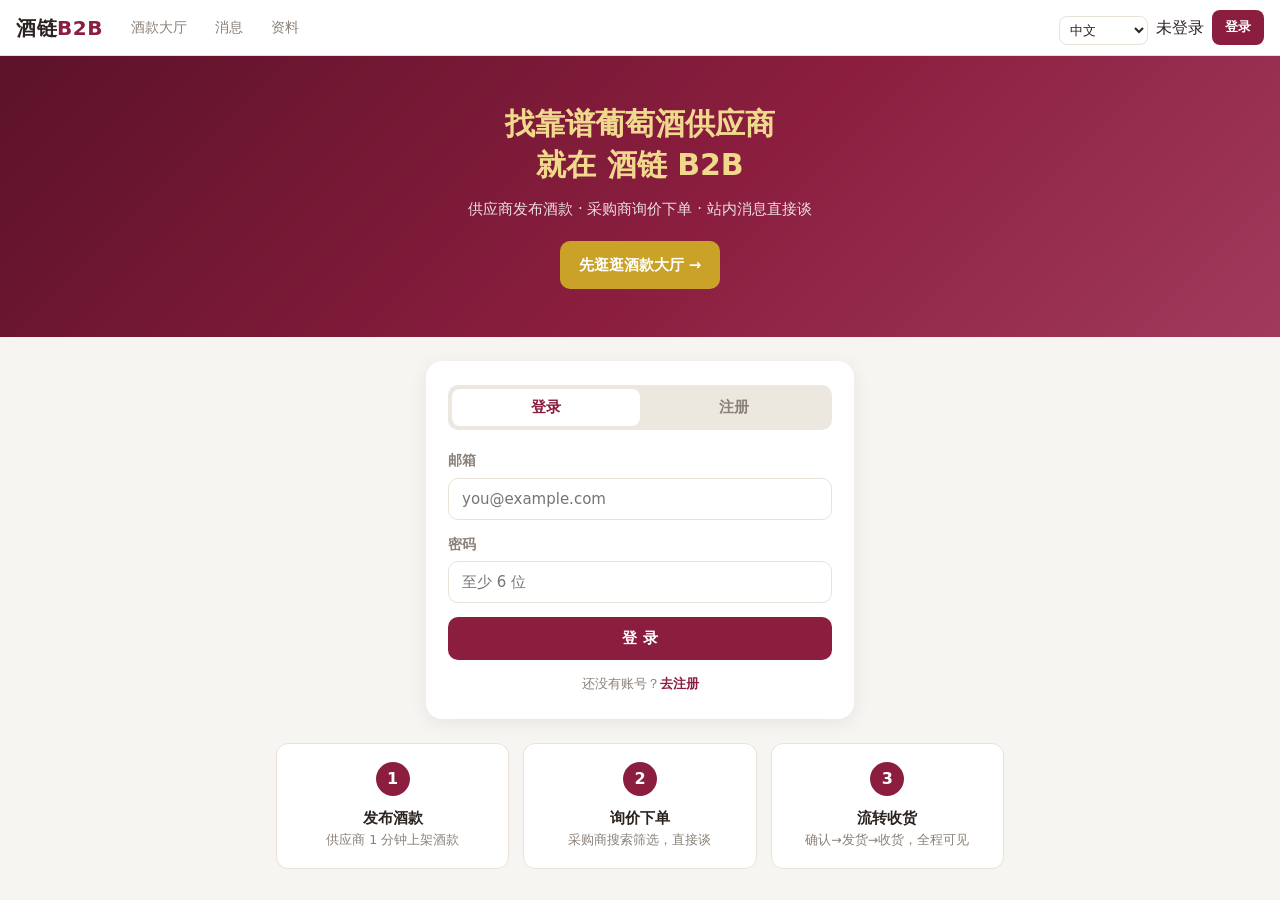
<file: login.html>
<!DOCTYPE html>
<html lang="zh-CN" data-page="login">
<head>
  <meta charset="UTF-8" />
  <meta name="viewport" content="width=device-width, initial-scale=1.0" />
  <title>登录 / 注册 - 酒链 B2B</title>
  <meta name="description" id="metaDesc" content="供应商发布酒款，采购商询价下单，站内消息直接谈" />
  <link rel="icon" href="assets/favicon.svg" type="image/svg+xml" />
  <link rel="stylesheet" href="css/style.css" />
</head>
<body>

  <div id="configAlert" class="config-alert hidden">⚠️ Supabase 密钥还没填：打开 <code>js/config.js</code>，把第 10、13 行的占位符换成你自己的值（步骤见 <code>docs/Supabase控制台操作指南.md</code>）</div>

  <header class="topbar">
    <a class="brand" href="home.html">酒链<span>B2B</span></a>
    <nav class="topnav">
      <a href="home.html" data-i18n="nav.hall">酒款大厅</a>
      <a id="navDash" href="buyer-dashboard.html" data-i18n="nav.dash">我的后台</a>
      <a href="messages.html" data-i18n="nav.msgs">消息</a>
      <a href="profile.html" data-i18n="nav.profile">资料</a>
    </nav>
    <div class="topbar-user">
      <select data-lang-switch class="lang-switch" onchange="WineApp.setLang(this.value)">
        <option value="zh">中文</option>
        <option value="en">English</option>
        <option value="ru">Русский</option>
      </select>
      <span id="navUser" class="nav-user"></span>
      <a id="navLogin" class="btn btn-sm btn-primary hidden" href="login.html" data-i18n="nav.login">登录</a>
      <button id="navLogout" class="btn btn-sm btn-ghost hidden" type="button" onclick="WineApp.logout()" data-i18n="nav.logout">退出</button>
    </div>
  </header>

  <main class="auth-page">
    <section class="hero-slim">
      <h1><span data-i18n="login.hero1a">找靠谱葡萄酒供应商</span><br/><span data-i18n="login.hero1b">就在</span> <span>酒链 B2B</span></h1>
      <p class="hero-sub" data-i18n="login.heroSub">供应商发布酒款 · 采购商询价下单 · 站内消息直接谈</p>
      <a class="btn btn-gold" href="home.html" data-i18n="login.browse">先逛逛酒款大厅 →</a>
    </section>

    <section class="auth-wrap">
      <div class="auth-card">
        <div class="auth-tabs">
          <button id="tabBtnLogin" type="button" class="auth-tab active" onclick="switchAuth('login')" data-i18n="login.tabLogin">登录</button>
          <button id="tabBtnRegister" type="button" class="auth-tab" onclick="switchAuth('register')" data-i18n="login.tabRegister">注册</button>
        </div>

        <!-- 登录 -->
        <form id="loginPanel" onsubmit="doLogin(event)">
          <label><span data-i18n="login.email">邮箱</span>
            <input type="email" id="liEmail" required placeholder="you@example.com">
          </label>
          <label><span data-i18n="login.password">密码</span>
            <input type="password" id="liPassword" required minlength="6" placeholder="至少 6 位" data-i18n-ph="login.passwordPh">
          </label>
          <button type="submit" class="btn btn-primary btn-block" data-i18n="login.loginBtn">登 录</button>
          <div id="loginHint" class="auth-tip auth-tip-warn hidden"></div>
          <p class="auth-tip"><span data-i18n="login.noAccount">还没有账号？</span><a href="#" data-i18n="login.goRegister" onclick="switchAuth('register');return false">去注册</a></p>
        </form>

        <!-- 注册 -->
        <form id="registerPanel" class="hidden" onsubmit="doRegister(event)">
          <label data-i18n="login.iAm">我 是</label>
          <div class="role-cards">
            <label class="role-card">
              <input type="radio" name="regRole" value="supplier" checked>
              <span class="role-card-icon">🍷</span>
              <strong data-i18n="login.roleSup">供应商</strong>
              <small data-i18n="login.roleSupDesc">发布酒款、回复询价、接订单</small>
            </label>
            <label class="role-card">
              <input type="radio" name="regRole" value="buyer">
              <span class="role-card-icon">🛒</span>
              <strong data-i18n="login.roleBuy">采购商</strong>
              <small data-i18n="login.roleBuyDesc">搜酒、询价、下单、收货</small>
            </label>
          </div>
          <label><span data-i18n="login.company">公司名称</span>
            <input type="text" id="rgCompany" placeholder="供应商必填，例如：烟台九彤酒业" data-i18n-ph="login.companyPh">
          </label>
          <label><span data-i18n="login.email">邮箱</span>
            <input type="email" id="rgEmail" required placeholder="you@example.com">
          </label>
          <label><span data-i18n="login.password">密码</span>
            <input type="password" id="rgPassword" required minlength="6" placeholder="至少 6 位" data-i18n-ph="login.passwordPh">
          </label>
          <label><span data-i18n="login.confirmPwd">确认密码</span>
            <input type="password" id="rgConfirm" required minlength="6" placeholder="再输一遍" data-i18n-ph="login.confirmPwdPh">
          </label>
          <div class="form-row">
            <label><span data-i18n="login.contact">联系人</span>
              <input type="text" id="rgContact" placeholder="选填" data-i18n-ph="login.contactPh">
            </label>
            <label><span data-i18n="login.phone">电话</span>
              <input type="tel" id="rgPhone" placeholder="选填" data-i18n-ph="login.phonePh">
            </label>
          </div>
          <button type="submit" class="btn btn-primary btn-block" data-i18n="login.registerBtn">注 册</button>
          <div id="mailHint" class="auth-tip auth-tip-warn hidden"></div>
          <p class="auth-tip"><span data-i18n="login.hasAccount">已有账号？</span><a href="#" data-i18n="login.goLogin" onclick="switchAuth('login');return false">去登录</a></p>
        </form>
      </div>
    </section>

    <section class="steps-strip">
      <div class="step"><div class="step-num">1</div><h3 data-i18n="login.step1t">发布酒款</h3><p data-i18n="login.step1p">供应商 1 分钟上架酒款</p></div>
      <div class="step"><div class="step-num">2</div><h3 data-i18n="login.step2t">询价下单</h3><p data-i18n="login.step2p">采购商搜索筛选，直接谈</p></div>
      <div class="step"><div class="step-num">3</div><h3 data-i18n="login.step3t">流转收货</h3><p data-i18n="login.step3p">确认→发货→收货，全程可见</p></div>
    </section>
  </main>

  <div id="toast" class="toast"></div>

  <script src="js/vendor-supabase.js"></script>
  <script src="js/config.js"></script>
  <script src="js/supabase.js"></script>
  <script src="js/i18n.js"></script>
  <script>
    /* ---------- 页面逻辑：登录 / 注册 ---------- */

    var t = WineApp.t;

    function switchAuth(which) {
      document.getElementById('loginPanel').classList.toggle('hidden', which !== 'login');
      document.getElementById('registerPanel').classList.toggle('hidden', which !== 'register');
      document.getElementById('tabBtnLogin').classList.toggle('active', which === 'login');
      document.getElementById('tabBtnRegister').classList.toggle('active', which === 'register');
      document.getElementById('mailHint').classList.add('hidden');
      document.getElementById('loginHint').classList.add('hidden');
    }

    function val(id) { return document.getElementById(id).value.trim(); }

    var lastMail = ''; // 记住最近一次待验证的邮箱，供「重发验证邮件」使用
    var verifyState = null; // 记录当前验证提示所在的容器与邮箱，供语言切换时重建

    // 提示「需要先验证邮箱」，并给出一键重发按钮
    function showVerifyHint(containerId, email) {
      lastMail = email || lastMail;
      verifyState = { c: containerId, e: email || lastMail };
      var safe = WineApp.escapeHtml(lastMail);
      var el = document.getElementById(containerId);
      el.innerHTML =
        t('login.verifyHint', { email: safe }) +
        '<button type="button" class="btn btn-ghost btn-sm" style="margin-top:8px" ' +
        'onclick="resendMail()">' + t('login.resendMail') + '</button>' +
        '<span style="display:block;margin-top:6px;font-size:12px;opacity:.75">' +
        t('login.verifyAdmin') + '</span>';
      el.classList.remove('hidden');
    }

    async function resendMail() {
      if (!lastMail) { WineApp.toast(t('login.needEmail'), 'error'); return; }
      var res = await WineApp.resendConfirm(lastMail);
      if (res.error) { WineApp.toast(t('common.sendErr', { msg: res.error.message }), 'error'); return; }
      WineApp.toast(t('login.resendOk'), 'success');
    }

    function afterLogin(role) {
      var redirect = WineApp.qs('redirect');
      if (redirect) { location.href = decodeURIComponent(redirect); return; }
      location.href = role === 'supplier' ? 'supplier-dashboard.html' : 'home.html';
    }

    async function doLogin(e) {
      e.preventDefault();
      if (!WineApp.sb) { WineApp.toast(t('common.configFirst'), 'error'); return; }
      document.getElementById('loginHint').classList.add('hidden');
      lastMail = val('liEmail');
      var res = await WineApp.sb.auth.signInWithPassword({
        email: val('liEmail'),
        password: val('liPassword'),
      });
      if (res.error) {
        if (WineApp.isUnconfirmedError(res.error)) {
          showVerifyHint('loginHint', val('liEmail'));
          WineApp.toast(t('login.unverified'), 'error');
        } else {
          WineApp.toast(t('login.loginFail', { msg: res.error.message }), 'error');
        }
        return;
      }
      WineApp.toast(t('login.loginOk'), 'success');
      var p = await WineApp.currentProfile(true);
      afterLogin(p ? p.role : 'buyer');
    }

    async function doRegister(e) {
      e.preventDefault();
      if (!WineApp.sb) { WineApp.toast(t('common.configFirst'), 'error'); return; }

      var role = document.querySelector('input[name=regRole]:checked').value;
      var company = val('rgCompany');
      var email = val('rgEmail');
      var pwd = val('rgPassword');

      if (role === 'supplier' && !company) {
        WineApp.toast(t('login.needCompany'), 'error');
        return;
      }
      if (pwd.length < 6) { WineApp.toast(t('login.pwdShort'), 'error'); return; }
      if (pwd !== val('rgConfirm')) { WineApp.toast(t('login.pwdMismatch'), 'error'); return; }
      if (email.indexOf('@') === -1) { WineApp.toast(t('login.emailBad'), 'error'); return; }

      var res = await WineApp.sb.auth.signUp({
        email: email,
        password: pwd,
        options: {
          data: {
            role: role,
            company_name: company,
            contact_name: val('rgContact'),
            phone: val('rgPhone'),
          },
        },
      });
      if (res.error) { WineApp.toast(t('login.registerFail', { msg: res.error.message }), 'error'); return; }

      if (res.data && res.data.session) {
        WineApp.toast(t('login.registerOk'), 'success');
        afterLogin(role);
      } else {
        // 没有 session = Supabase 要求先验证邮箱。
        // 先尝试立即登录一次：若管理员关闭了 Confirm email、或执行过
        // sql/auto_confirm_email.sql 自动确认，这里会直接登录成功进站。
        var retry = await WineApp.sb.auth.signInWithPassword({ email: email, password: pwd });
        if (!retry.error && retry.data && retry.data.session) {
          WineApp.toast(t('login.registerOk'), 'success');
          var p2 = await WineApp.currentProfile(true);
          afterLogin(p2 ? p2.role : role);
          return;
        }
        showVerifyHint('mailHint', email);
        WineApp.toast(t('login.registerOkVerify'), 'success');
      }
    }

    WineApp.onLangChange(function () {
      if (verifyState) {
        var el = document.getElementById(verifyState.c);
        if (el && !el.classList.contains('hidden')) showVerifyHint(verifyState.c, verifyState.e);
      }
    });

    WineApp.initNav();
  </script>
</body>
</html>
</file>
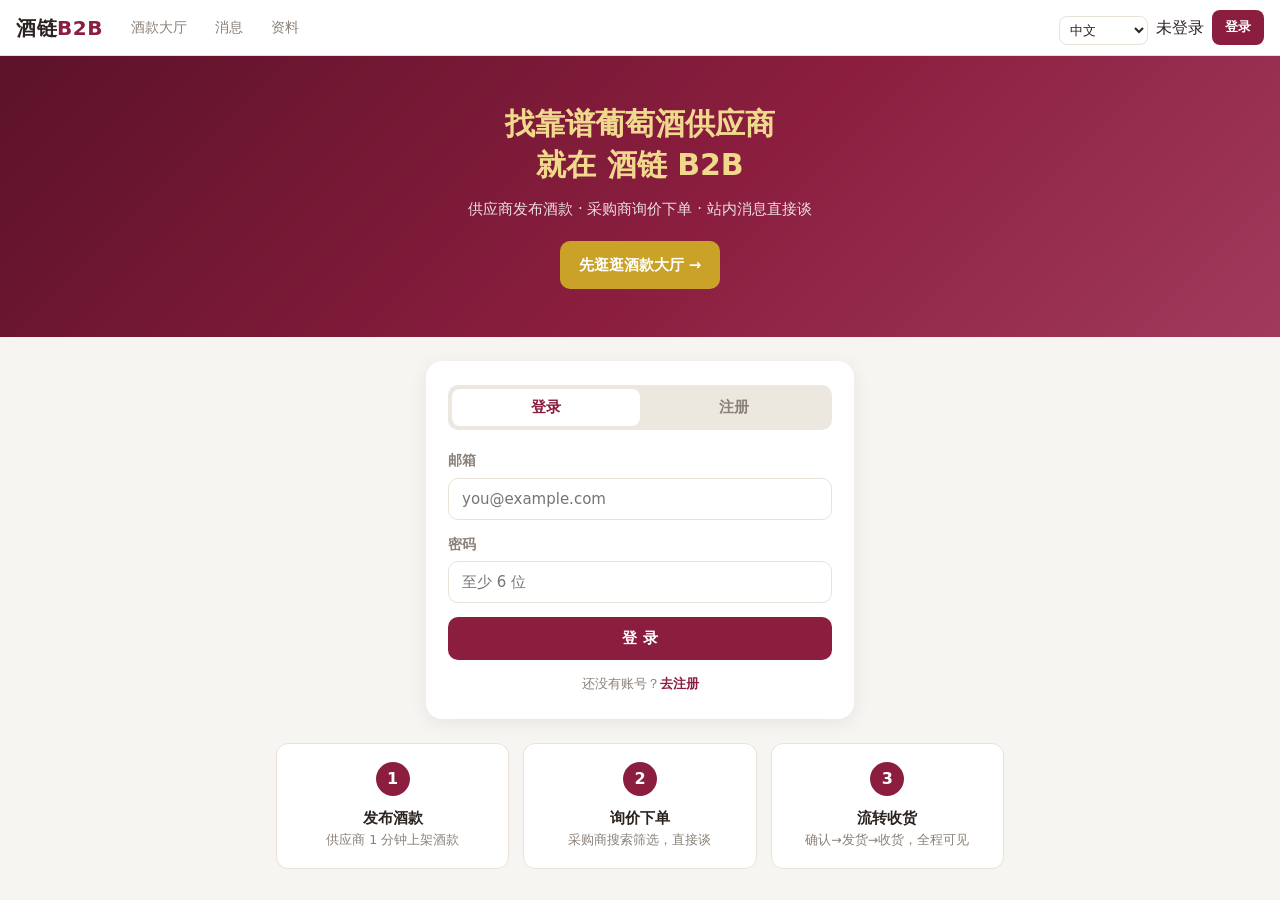
<file: messages.html>
<!DOCTYPE html>
<html lang="zh-CN" data-page="msg">
<head>
  <meta charset="UTF-8" />
  <meta name="viewport" content="width=device-width, initial-scale=1.0" />
  <title>站内消息 - 酒链 B2B</title>
  <meta name="description" id="metaDesc" content="站内消息：与供应商/采购商实时沟通，Realtime + 轮询兜底" />
  <link rel="icon" href="assets/favicon.svg" type="image/svg+xml" />
  <link rel="stylesheet" href="css/style.css" />
</head>
<body>

  <div id="configAlert" class="config-alert hidden">⚠️ Supabase 密钥还没填：打开 <code>js/config.js</code>，把第 10、13 行的占位符换成你自己的值（步骤见 <code>docs/Supabase控制台操作指南.md</code>）</div>

  <header class="topbar">
    <a class="brand" href="home.html">酒链<span>B2B</span></a>
    <nav class="topnav">
      <a href="home.html" data-i18n="nav.hall">酒款大厅</a>
      <a id="navDash" href="buyer-dashboard.html" data-i18n="nav.dash">我的后台</a>
      <a href="messages.html" class="active" data-i18n="nav.msgs">消息</a>
      <a href="profile.html" data-i18n="nav.profile">资料</a>
    </nav>
    <div class="topbar-user">
      <select data-lang-switch class="lang-switch" onchange="WineApp.setLang(this.value)">
        <option value="zh">中文</option>
        <option value="en">English</option>
        <option value="ru">Русский</option>
      </select>
      <span id="navUser" class="nav-user"></span>
      <a id="navLogin" class="btn btn-sm btn-primary hidden" href="login.html" data-i18n="nav.login">登录</a>
      <button id="navLogout" class="btn btn-sm btn-ghost hidden" onclick="WineApp.logout()" data-i18n="nav.logout">退出</button>
    </div>
  </header>

  <main class="chat-page">
    <div class="chat-layout" id="chatLayout">
      <aside class="conv-panel">
        <div class="panel-toolbar" style="padding:14px 16px 8px;margin-bottom:0">
          <h2 style="font-size:17px" data-i18n="msg.convs">会话</h2>
          <button type="button" class="btn btn-sm btn-primary" onclick="openNewChat()" data-i18n="msg.newChat">＋ 新会话</button>
        </div>
        <div id="convList" class="conv-list"></div>
      </aside>

      <section class="chat-main">
        <div class="chat-empty" id="chatEmpty">
          <div class="empty-icon">💬</div>
          <p><span data-i18n="msg.empty1">选择左侧会话开始聊天</span><br><span data-i18n="msg.empty2">或点「新会话」找人直接谈</span></p>
        </div>
        <div class="chat-box hidden" id="chatBox">
          <div class="chat-head">
            <strong id="chatPeerName">–</strong>
            <button type="button" class="btn btn-sm btn-ghost" onclick="backToConvs()" data-i18n="msg.back">← 返回列表</button>
          </div>
          <div class="chat-msgs" id="chatMsgs"></div>
          <div class="chat-input">
            <input id="msgInput" placeholder="输入消息，回车发送…" data-i18n-ph="msg.inputPh" onkeydown="if(event.key==='Enter'&&!event.isComposing)sendMsg()">
            <button type="button" class="btn btn-primary" onclick="sendMsg()" data-i18n="msg.send">发送</button>
          </div>
        </div>
      </section>
    </div>
  </main>

  <!-- 新会话弹层 -->
  <div class="sheet-mask" id="newChatSheet">
    <div class="sheet">
      <div class="sheet-head">
        <h3 data-i18n="msg.newChatTitle">发起新会话</h3>
        <button type="button" class="sheet-close" onclick="WineApp.closeSheet('newChatSheet')">✕</button>
      </div>
      <div class="sheet-body">
        <input type="search" id="peerSearch" placeholder="搜索公司名 / 邮箱…" data-i18n-ph="msg.peerSearchPh" oninput="renderPeerList()">
        <div id="peerList" class="conv-list"></div>
      </div>
    </div>
  </div>

  <div id="toast" class="toast"></div>

  <script src="js/vendor-supabase.js"></script>
  <script src="js/config.js"></script>
  <script src="js/supabase.js"></script>
  <script src="js/i18n.js"></script>
  <script>
    /* ---------- 页面逻辑：站内消息 ---------- */

    var me = null;
    var allMsgs = [];
    var allProfiles = {};
    var convs = {};
    var allPeers = [];
    var activePeer = null;
    var esc = WineApp.escapeHtml;
    var fmtDate = WineApp.fmtDate;
    var t = WineApp.t;

    async function init() {
      WineApp.initNav();
      me = await WineApp.requireAuth();
      if (!me) return;
      await refreshMessages();
      startRealtime();
      setInterval(refreshMessages, 8000); // 轮询兜底（Realtime 未开启也能用）
    }

    /* ---------- 会话列表 ---------- */

    async function refreshMessages() {
      if (!me) return;
      var res = await WineApp.sb.from('messages')
        .select('*')
        .or('sender_id.eq.' + me.id + ',receiver_id.eq.' + me.id)
        .order('created_at', { ascending: true })
        .limit(1000);
      if (res.error) return;
      allMsgs = res.data || [];
      rebuildConvs();
      if (activePeer) renderChat();
    }

    function rebuildConvs() {
      convs = {};
      allMsgs.forEach(function (m) {
        var peerId = m.sender_id === me.id ? m.receiver_id : m.sender_id;
        var c = convs[peerId] || { lastAt: m.created_at, unread: 0, lastText: m.content };
        c.lastAt = m.created_at;
        c.lastText = m.content;
        if (m.receiver_id === me.id && !m.is_read) c.unread++;
        convs[peerId] = c;
      });

      var ids = Object.keys(convs).filter(function (id) { return !allProfiles[id]; });
      if (ids.length) {
        WineApp.sb.from('profiles').select('id, company_name, role, email').in('id', ids).then(function (res) {
          (res.data || []).forEach(function (p) { allProfiles[p.id] = p; });
          renderConvList();
        });
      } else {
        renderConvList();
      }
    }

    function peerName(id) {
      var p = allProfiles[id];
      return p ? (p.company_name || p.email || t('common.unknownUser')) : t('common.unknownUser');
    }

    function peerIcon(id) {
      var p = allProfiles[id];
      return p && p.role === 'supplier' ? '🍷' : '🛒';
    }

    function renderConvList() {
      var ids = Object.keys(convs).sort(function (a, b) {
        return new Date(convs[b].lastAt) - new Date(convs[a].lastAt);
      });
      document.getElementById('convList').innerHTML = ids.map(function (id) {
        var c = convs[id];
        return '<div class="conv-item' + (activePeer === id ? ' active' : '') + '" onclick="openChat(\'' + id + '\')">'
          + '<div class="conv-avatar">' + peerIcon(id) + '</div>'
          + '<div class="conv-info">'
          + '<div class="conv-name">' + esc(peerName(id)) + '</div>'
          + '<div class="conv-last">' + esc(c.lastText) + '</div>'
          + '</div>'
          + (c.unread > 0 ? '<span class="conv-badge">' + c.unread + '</span>' : '')
          + '</div>';
      }).join('') || '<div class="empty"><p>' + t('msg.noConvs') + '</p></div>';
    }

    /* ---------- 聊天窗口 ---------- */

    function openChat(peerId) {
      activePeer = peerId;
      document.getElementById('chatEmpty').classList.add('hidden');
      document.getElementById('chatBox').classList.remove('hidden');
      document.getElementById('chatLayout').classList.add('chat-open');
      document.getElementById('chatPeerName').textContent = peerName(peerId);
      renderChat();
      markRead();
      renderConvList();
    }

    function backToConvs() {
      activePeer = null;
      document.getElementById('chatLayout').classList.remove('chat-open');
      document.getElementById('chatEmpty').classList.remove('hidden');
      document.getElementById('chatBox').classList.add('hidden');
      renderConvList();
    }

    function renderChat() {
      var msgs = allMsgs.filter(function (m) {
        return (m.sender_id === me.id && m.receiver_id === activePeer)
          || (m.sender_id === activePeer && m.receiver_id === me.id);
      });
      var box = document.getElementById('chatMsgs');
      box.innerHTML = msgs.map(function (m) {
        var mine = m.sender_id === me.id;
        return '<div class="msg ' + (mine ? 'mine' : 'theirs') + '">' + esc(m.content) + '</div>'
          + '<div class="msg-time">' + fmtDate(m.created_at) + '</div>';
      }).join('') || '<div class="msg-time" style="margin-top:20px">' + t('msg.noMsgs') + '</div>';
      box.scrollTop = box.scrollHeight;
    }

    async function markRead() {
      if (!activePeer) return;
      var res = await WineApp.sb.from('messages')
        .update({ is_read: true })
        .eq('receiver_id', me.id)
        .eq('sender_id', activePeer)
        .eq('is_read', false);
      if (!res.error && convs[activePeer]) {
        convs[activePeer].unread = 0;
        renderConvList();
      }
    }

    async function sendMsg() {
      var content = document.getElementById('msgInput').value.trim();
      if (!content || !activePeer) return;
      var res = await WineApp.sb.from('messages').insert({
        sender_id: me.id,
        receiver_id: activePeer,
        content: content,
      });
      if (res.error) { WineApp.toast(t('common.sendErr', { msg: res.error.message }), 'error'); return; }
      document.getElementById('msgInput').value = '';
      await refreshMessages();
    }

    /* ---------- 实时 + 轮询 ---------- */

    function startRealtime() {
      try {
        WineApp.sb.channel('wineb2b-msgs')
          .on('postgres_changes', { event: 'INSERT', schema: 'public', table: 'messages' }, function (payload) {
            var m = payload.new;
            if (!me || (m.sender_id !== me.id && m.receiver_id !== me.id)) return;
            refreshMessages();
            if (m.receiver_id === me.id && activePeer !== m.sender_id) {
              WineApp.toast(t('msg.newMsgToast'), 'info');
            }
          })
          .subscribe();
      } catch (e) { /* Realtime 不可用 → 8 秒轮询兜底 */ }
    }

    /* ---------- 新会话 ---------- */

    async function openNewChat() {
      WineApp.openSheet('newChatSheet');
      if (allPeers.length) { renderPeerList(); return; }
      var res = await WineApp.sb.from('profiles')
        .select('id, company_name, role, email, contact_name')
        .neq('id', me.id)
        .order('created_at', { ascending: false })
        .limit(200);
      if (res.error) { WineApp.toast(t('msg.loadPeersFail', { msg: res.error.message }), 'error'); return; }
      allPeers = res.data || [];
      allPeers.forEach(function (p) { allProfiles[p.id] = p; });
      renderPeerList();
    }

    function renderPeerList() {
      var kw = document.getElementById('peerSearch').value.trim().toLowerCase();
      var list = allPeers.filter(function (p) {
        if (!kw) return true;
        return ((p.company_name || '') + ' ' + (p.email || '') + ' ' + (p.contact_name || '')).toLowerCase().indexOf(kw) !== -1;
      });
      document.getElementById('peerList').innerHTML = list.map(function (p) {
        return '<div class="conv-item" onclick="pickPeer(\'' + p.id + '\')">'
          + '<div class="conv-avatar">' + (p.role === 'supplier' ? '🍷' : '🛒') + '</div>'
          + '<div class="conv-info">'
          + '<div class="conv-name">' + esc(p.company_name || p.email) + '</div>'
          + '<div class="conv-last">' + WineApp.roleLabel(p.role) + ' · ' + esc(p.email || '') + '</div>'
          + '</div></div>';
      }).join('') || '<p class="page-sub" style="padding:12px">' + t('msg.noPeer') + '</p>';
    }

    function pickPeer(id) {
      WineApp.closeSheet('newChatSheet');
      document.getElementById('peerSearch').value = '';
      openChat(id);
    }

    WineApp.onLangChange(function () {
      renderConvList();
      if (activePeer) renderChat();
      if (allPeers.length) renderPeerList();
    });

    init();
  </script>
</body>
</html>
</file>
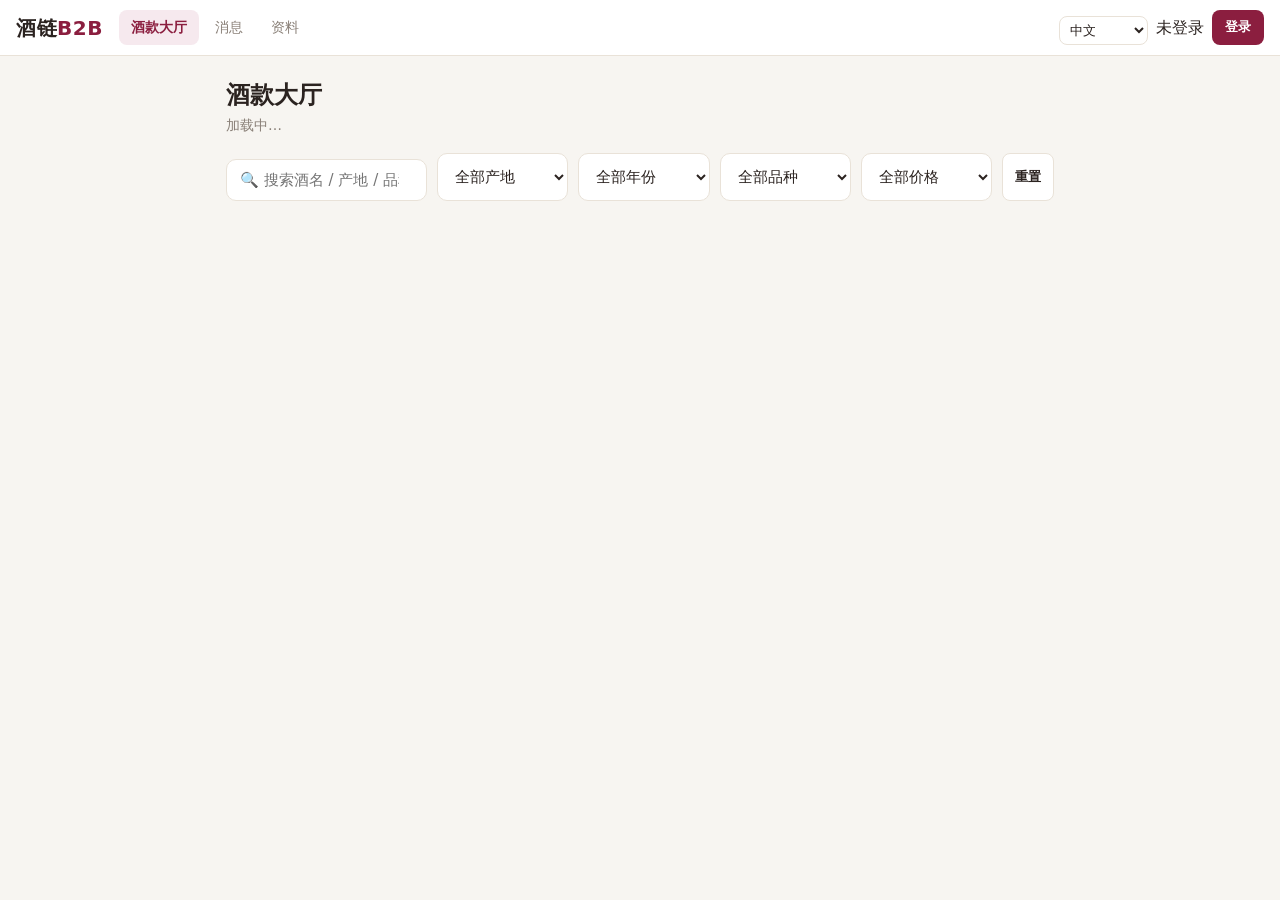
<file: product.html>
<!DOCTYPE html>
<html lang="zh-CN" data-page="product">
<head>
  <meta charset="UTF-8" />
  <meta name="viewport" content="width=device-width, initial-scale=1.0" />
  <title>酒款详情 - 酒链 B2B</title>
  <meta name="description" id="metaDesc" content="酒款详情：价格、库存、供应商联系方式，登录后可询价下单" />
  <link rel="icon" href="assets/favicon.svg" type="image/svg+xml" />
  <link rel="stylesheet" href="css/style.css" />
</head>
<body>

  <div id="configAlert" class="config-alert hidden">⚠️ Supabase 密钥还没填：打开 <code>js/config.js</code>，把第 10、13 行的占位符换成你自己的值（步骤见 <code>docs/Supabase控制台操作指南.md</code>）</div>

  <header class="topbar">
    <a class="brand" href="home.html">酒链<span>B2B</span></a>
    <nav class="topnav">
      <a href="home.html" data-i18n="nav.hall">酒款大厅</a>
      <a id="navDash" href="buyer-dashboard.html" data-i18n="nav.dash">我的后台</a>
      <a href="messages.html" data-i18n="nav.msgs">消息</a>
      <a href="profile.html" data-i18n="nav.profile">资料</a>
    </nav>
    <div class="topbar-user">
      <select data-lang-switch class="lang-switch" onchange="WineApp.setLang(this.value)">
        <option value="zh">中文</option>
        <option value="en">English</option>
        <option value="ru">Русский</option>
      </select>
      <span id="navUser" class="nav-user"></span>
      <a id="navLogin" class="btn btn-sm btn-primary hidden" href="login.html" data-i18n="nav.login">登录</a>
      <button id="navLogout" class="btn btn-sm btn-ghost hidden" onclick="WineApp.logout()" data-i18n="nav.logout">退出</button>
    </div>
  </header>

  <main>
    <div class="detail-hero" id="detailHero"><span>🍷</span></div>
    <div class="detail-body">
      <h1 id="wName" data-i18n="common.loading">加载中…</h1>
      <div class="detail-meta" id="wMeta"></div>
      <div class="detail-price-row">
        <span class="price-lg" id="wPrice">–</span>
        <span class="stock" id="wStock"></span>
      </div>
      <p class="detail-desc" id="wDesc"></p>
      <div class="supplier-card" id="wSupplier"></div>
    </div>
  </main>

  <div class="bottom-bar" id="actionBar">
    <button type="button" class="btn btn-ghost flex1" onclick="openInquirySheet()" data-i18n="product.inquiry">立即询价</button>
    <button type="button" class="btn btn-primary flex1" id="orderBtn" onclick="openOrderSheet()" data-i18n="product.order">立即下单</button>
  </div>

  <!-- 询价弹层 -->
  <div class="sheet-mask" id="inquirySheet">
    <div class="sheet">
      <div class="sheet-head">
        <h3 data-i18n="product.inqTitle">向供应商询价</h3>
        <button type="button" class="sheet-close" onclick="WineApp.closeSheet('inquirySheet')">✕</button>
      </div>
      <div class="sheet-body">
        <label><span data-i18n="product.inqMsg">留言（采购数量、目标价、物流要求…）</span>
          <textarea id="inquiryMsg" rows="4" placeholder="例如：想采购 50 箱，请报含税到岸价" data-i18n-ph="product.inqMsgPh"></textarea>
        </label>
        <label><span data-i18n="product.inqPrice">期望单价（元/瓶，选填）</span>
          <input type="number" id="inquiryPrice" min="0" step="0.01" placeholder="例如 45.00" data-i18n-ph="product.inqPricePh">
        </label>
        <button type="button" class="btn btn-primary btn-block" onclick="submitInquiry()" data-i18n="product.inqSend">发送询价</button>
      </div>
    </div>
  </div>

  <!-- 下单弹层 -->
  <div class="sheet-mask" id="orderSheet">
    <div class="sheet">
      <div class="sheet-head">
        <h3 data-i18n="product.orderTitle">确认下单</h3>
        <button type="button" class="sheet-close" onclick="WineApp.closeSheet('orderSheet')">✕</button>
      </div>
      <div class="sheet-body">
        <div class="qty-row">
          <button type="button" class="qty-btn" onclick="changeQty(-1)">−</button>
          <input class="qty-val" id="orderQty" readonly>
          <button type="button" class="qty-btn" onclick="changeQty(1)">＋</button>
          <span class="stock"><span data-i18n="common.stockPrefix">库存 </span><span id="orderStock">0</span><span data-i18n="common.stockUnit"> 瓶</span></span>
        </div>
        <div class="order-total-row">
          <span data-i18n="product.total">合计金额</span>
          <span class="order-total" id="orderTotal">¥0.00</span>
        </div>
        <label><span data-i18n="product.remark">备注（选填）</span>
          <input type="text" id="orderRemark" placeholder="例如：发江西南昌，走物流" data-i18n-ph="product.remarkPh">
        </label>
        <button type="button" class="btn btn-primary btn-block" onclick="submitOrder()" data-i18n="product.orderSubmit">提交订单</button>
        <p class="auth-tip" data-i18n="product.orderTip">下单后供应商确认，确认时扣减库存</p>
      </div>
    </div>
  </div>

  <div id="toast" class="toast"></div>

  <script src="js/vendor-supabase.js"></script>
  <script src="js/config.js"></script>
  <script src="js/supabase.js"></script>
  <script src="js/i18n.js"></script>
  <script>
    /* ---------- 页面逻辑：酒款详情 ---------- */

    var wine = null;
    var qty = 1;
    var isOwner = false;
    var esc = WineApp.escapeHtml;
    var fmtMoney = WineApp.fmtMoney;
    var t = WineApp.t;

    /* 字典外的产地/品种：i18n.js 会回退成 "origin.XXX" / "variety.XXX" 这种 key 文本，
       这里再兜一层，显示原始存储值（对应 i18n.js 注释声明的「fallback → 原文」） */
    function originText(v) {
      var s = WineApp.originLabel(v);
      return s.indexOf('origin.') === 0 ? v : s;
    }
    function varietyText(v) {
      var s = WineApp.varietyLabel(v);
      return s.indexOf('variety.') === 0 ? v : s;
    }

    async function init() {
      WineApp.initNav();
      var id = WineApp.qs('id');
      if (!id || !WineApp.sb) { location.href = 'home.html'; return; }

      var res = await WineApp.sb.from('wines')
        .select('*, supplier:profiles!wines_supplier_id_fkey(company_name, contact_name, phone, region)')
        .eq('id', id)
        .maybeSingle();

      if (res.error || !res.data) {
        WineApp.toast(t('product.notFound'), 'error');
        location.href = 'home.html';
        return;
      }
      wine = res.data;
      render();

      // 供应商看自己的酒款：不显示询价/下单
      var p = await WineApp.currentProfile();
      isOwner = !!(p && p.role === 'supplier' && p.id === wine.supplier_id);
      renderActionBar();
    }

    function render() {
      var icon = WineApp.wineIcon(wine.wine_type);
      document.getElementById('detailHero').innerHTML = '<span>' + icon + '</span>';
      document.getElementById('wName').textContent = WineApp.wineName(wine);

      var chips = '';
      if (wine.origin) chips += '<span class="chip chip-info">' + esc(t('product.originChip', { o: originText(wine.origin) })) + '</span>';
      if (wine.vintage) chips += '<span class="chip chip-gold">' + esc(t('common.yearSuffix', { n: wine.vintage })) + '</span>';
      if (wine.variety) chips += '<span class="chip chip-ok">' + esc(varietyText(wine.variety)) + '</span>';
      if (wine.wine_type) chips += '<span class="chip chip-gray">' + esc(WineApp.wineTypeLabel(wine.wine_type)) + '</span>';
      document.getElementById('wMeta').innerHTML = chips;

      document.getElementById('wPrice').textContent = fmtMoney(wine.price);
      document.getElementById('wStock').textContent = t('common.stock', { n: wine.stock });
      document.getElementById('wDesc').textContent = WineApp.wineDesc(wine) || t('common.noDesc');

      var s = wine.supplier || {};
      document.getElementById('wSupplier').innerHTML =
        '<h3>' + esc(t('product.supplierTitle', { c: s.company_name || t('common.none') })) + '</h3>'
        + '<p>' + esc(t('product.contactLine', { c: s.contact_name || t('common.none'), p: s.phone || t('common.none') })) + '</p>'
        + (s.region ? '<p>' + esc(t('product.regionLine', { r: s.region })) + '</p>' : '');

      document.getElementById('orderStock').textContent = wine.stock;
      updateOrderUI();

      var btn = document.getElementById('orderBtn');
      if (btn && Number(wine.stock) <= 0) {
        btn.textContent = t('product.soldoutBtn');
        btn.disabled = true;
      }
    }

    /* 底部操作栏：酒款作者看「去后台管理」，其余人看询价/下单（售罄则按钮置灰） */
    function renderActionBar() {
      var bar = document.getElementById('actionBar');
      if (isOwner) {
        bar.innerHTML = '<a class="btn btn-primary flex1" href="supplier-dashboard.html">' + t('product.ownWine') + '</a>';
        return;
      }
      var soldout = Number(wine && wine.stock) <= 0;
      bar.innerHTML =
        '<button type="button" class="btn btn-ghost flex1" onclick="openInquirySheet()">' + t('product.inquiry') + '</button>'
        + '<button type="button" class="btn btn-primary flex1" id="orderBtn" onclick="openOrderSheet()"' + (soldout ? ' disabled' : '') + '>'
        + t(soldout ? 'product.soldoutBtn' : 'product.order')
        + '</button>';
    }

    async function guardBuyer() {
      var user = await WineApp.currentUser();
      if (!user) {
        WineApp.toast(t('product.needLogin'), 'info');
        WineApp.redirectToLogin();
        return false;
      }
      var p = await WineApp.currentProfile();
      if (p.role === 'supplier') {
        WineApp.toast(t('product.supplierForbidden'), 'error');
        return false;
      }
      return true;
    }

    async function openInquirySheet() {
      if (!(await guardBuyer())) return;
      WineApp.openSheet('inquirySheet');
    }

    async function submitInquiry() {
      if (!(await guardBuyer())) return;
      var user = await WineApp.currentUser();
      var message = document.getElementById('inquiryMsg').value.trim();
      var priceStr = document.getElementById('inquiryPrice').value.trim();
      if (!message) { WineApp.toast(t('product.needMsg'), 'error'); return; }

      var res = await WineApp.sb.from('inquiries').insert({
        wine_id: wine.id,
        buyer_id: user.id,
        message: message,
        expected_price: priceStr ? Number(priceStr) : null,
      });
      if (res.error) { WineApp.toast(t('product.inquiryFail', { msg: res.error.message }), 'error'); return; }

      WineApp.closeSheet('inquirySheet');
      document.getElementById('inquiryMsg').value = '';
      document.getElementById('inquiryPrice').value = '';
      WineApp.toast(t('product.inquirySent'), 'success');
    }

    async function openOrderSheet() {
      if (Number(wine.stock) <= 0) { WineApp.toast(t('product.soldoutErr'), 'error'); return; }
      if (!(await guardBuyer())) return;
      qty = 1;
      updateOrderUI();
      WineApp.openSheet('orderSheet');
    }

    function changeQty(d) {
      qty = Math.min(Math.max(qty + d, 1), Math.max(Number(wine.stock), 1));
      updateOrderUI();
    }

    function updateOrderUI() {
      document.getElementById('orderQty').value = qty;
      document.getElementById('orderTotal').textContent = fmtMoney(Number(wine.price) * qty);
    }

    async function submitOrder() {
      if (!(await guardBuyer())) return;
      var user = await WineApp.currentUser();
      var remark = document.getElementById('orderRemark').value.trim();

      var res = await WineApp.sb.from('orders').insert({
        wine_id: wine.id,
        buyer_id: user.id,
        quantity: qty,
        remark: remark,
      }).select();

      if (res.error) { WineApp.toast(t('product.orderFail', { msg: res.error.message }), 'error'); return; }

      // 数据库触发器回填单价与总额（数据库是金额的唯一真相）
      var total = res.data && res.data[0] ? res.data[0].total_amount : 0;
      WineApp.closeSheet('orderSheet');
      WineApp.toast(t('product.orderOk', { total: fmtMoney(total) }), 'success');
      setTimeout(function () { location.href = 'buyer-dashboard.html'; }, 1200);
    }

    WineApp.onLangChange(function () {
      if (wine) { render(); renderActionBar(); }
    });

    init();
  </script>
</body>
</html>
</file>
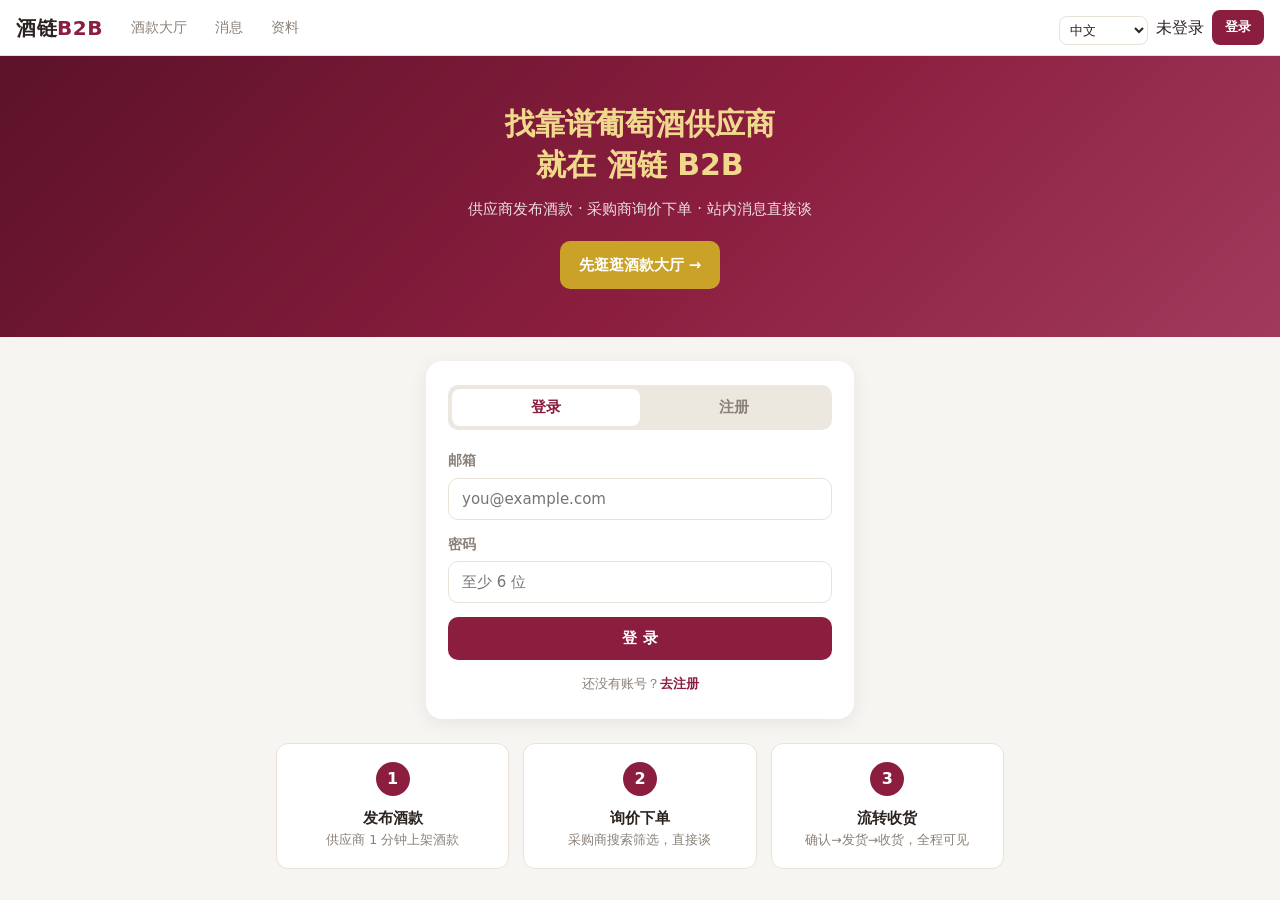
<file: profile.html>
<!DOCTYPE html>
<html lang="zh-CN" data-page="prof">
<head>
  <meta charset="UTF-8" />
  <meta name="viewport" content="width=device-width, initial-scale=1.0" />
  <title>个人资料 - 酒链 B2B</title>
  <meta name="description" id="metaDesc" content="个人资料：公司、联系方式与简介，对方会在询价/订单里看到" />
  <link rel="icon" href="assets/favicon.svg" type="image/svg+xml" />
  <link rel="stylesheet" href="css/style.css" />
</head>
<body>

  <div id="configAlert" class="config-alert hidden">⚠️ Supabase 密钥还没填：打开 <code>js/config.js</code>，把第 10、13 行的占位符换成你自己的值（步骤见 <code>docs/Supabase控制台操作指南.md</code>）</div>

  <header class="topbar">
    <a class="brand" href="home.html">酒链<span>B2B</span></a>
    <nav class="topnav">
      <a href="home.html" data-i18n="nav.hall">酒款大厅</a>
      <a id="navDash" href="buyer-dashboard.html" data-i18n="nav.dash">我的后台</a>
      <a href="messages.html" data-i18n="nav.msgs">消息</a>
      <a href="profile.html" class="active" data-i18n="nav.profile">资料</a>
    </nav>
    <div class="topbar-user">
      <select data-lang-switch class="lang-switch" onchange="WineApp.setLang(this.value)">
        <option value="zh">中文</option>
        <option value="en">English</option>
        <option value="ru">Русский</option>
      </select>
      <span id="navUser" class="nav-user"></span>
      <a id="navLogin" class="btn btn-sm btn-primary hidden" href="login.html" data-i18n="nav.login">登录</a>
      <button id="navLogout" class="btn btn-sm btn-ghost hidden" type="button" onclick="WineApp.logout()" data-i18n="nav.logout">退出</button>
    </div>
  </header>

  <main class="page page-narrow">
    <div class="page-head">
      <h1 data-i18n="prof.head">个人资料</h1>
      <p class="page-sub" data-i18n="prof.sub">你的账号信息与联系方式（对方会在询价/订单里看到）</p>
    </div>

    <div class="card form-card">
      <div class="profile-ident">
        <div class="avatar">🍷</div>
        <div>
          <div class="profile-email" id="pfEmail">–</div>
          <div><span class="role-badge" id="pfRole">–</span></div>
        </div>
      </div>

      <label><span data-i18n="prof.company">公司名称</span>
        <input type="text" id="pfCompany" placeholder="你的公司 / 店铺名称" data-i18n-ph="prof.companyPh">
      </label>
      <div class="form-row">
        <label><span data-i18n="prof.contact">联系人</span>
          <input type="text" id="pfContact" placeholder="姓名" data-i18n-ph="prof.contactPh">
        </label>
        <label><span data-i18n="prof.phone">电话</span>
          <input type="tel" id="pfPhone" placeholder="手机 / 座机" data-i18n-ph="prof.phonePh">
        </label>
      </div>
      <label><span data-i18n="prof.region">所在地区</span>
        <input type="text" id="pfRegion" placeholder="例如：江西·南昌" data-i18n-ph="prof.regionPh">
      </label>
      <label><span data-i18n="prof.bio">简介</span>
        <textarea id="pfBio" rows="3" placeholder="一句话介绍你的货源或采购需求" data-i18n-ph="prof.bioPh"></textarea>
      </label>

      <button type="button" class="btn btn-primary btn-block" onclick="saveProfile()" data-i18n="prof.saveBtn">保存修改</button>
      <button type="button" class="btn btn-ghost btn-block" onclick="WineApp.logout()" data-i18n="prof.logoutBtn">退出登录</button>
    </div>
  </main>

  <div id="toast" class="toast"></div>

  <script src="js/vendor-supabase.js"></script>
  <script src="js/config.js"></script>
  <script src="js/supabase.js"></script>
  <script src="js/i18n.js"></script>
  <script>
    /* ---------- 页面逻辑：个人资料 ---------- */

    var t = WineApp.t;

    var me = null;

    async function init() {
      WineApp.initNav();
      var user = await WineApp.requireAuth();
      if (!user) return;
      me = await WineApp.currentProfile();

      document.getElementById('pfEmail').textContent = me.email || '';
      var roleEl = document.getElementById('pfRole');
      roleEl.textContent = WineApp.roleLabel(me.role);
      roleEl.className = 'role-badge ' + (me.role === 'supplier' ? 'role-supplier' : 'role-buyer');

      document.getElementById('pfCompany').value = me.company_name || '';
      document.getElementById('pfContact').value = me.contact_name || '';
      document.getElementById('pfPhone').value = me.phone || '';
      document.getElementById('pfRegion').value = me.region || '';
      document.getElementById('pfBio').value = me.bio || '';
    }

    function val(id) { return document.getElementById(id).value.trim(); }

    async function saveProfile() {
      var res = await WineApp.sb.from('profiles').update({
        company_name: val('pfCompany'),
        contact_name: val('pfContact'),
        phone: val('pfPhone'),
        region: val('pfRegion'),
        bio: val('pfBio'),
      }).eq('id', me.id);

      if (res.error) { WineApp.toast(t('common.saveErr', { msg: res.error.message }), 'error'); return; }
      WineApp.toast(t('prof.saved'), 'success');
      WineApp.currentProfile(true).then(function () { WineApp.initNav(); });
    }

    WineApp.onLangChange(function () {
      if (me) {
        var el = document.getElementById('pfRole');
        if (el) el.textContent = WineApp.roleLabel(me.role);
      }
    });

    init();
  </script>
</body>
</html>
</file>
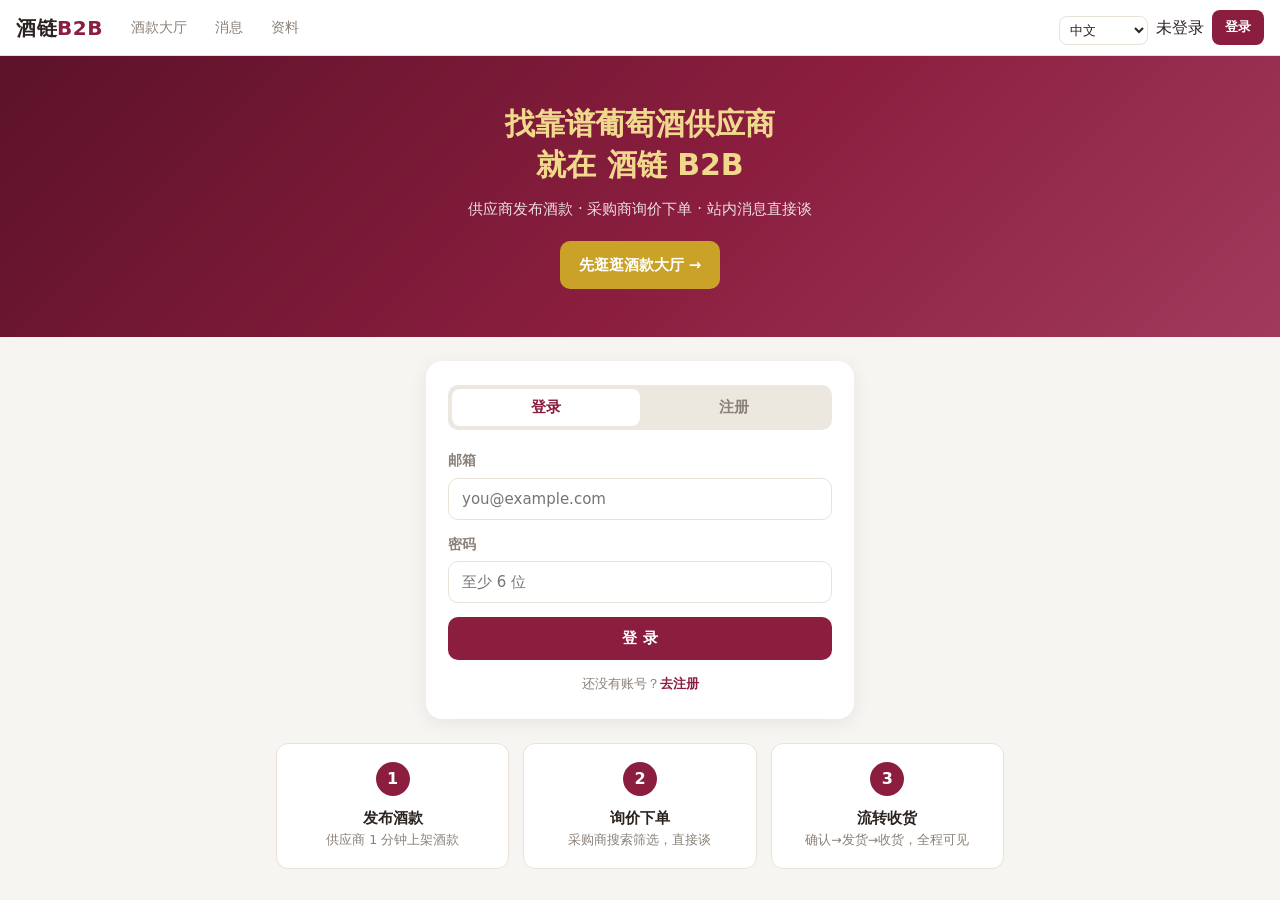
<file: supplier-dashboard.html>
<!DOCTYPE html>
<html lang="zh-CN" data-page="sup">
<head>
  <meta charset="UTF-8" />
  <meta name="viewport" content="width=device-width, initial-scale=1.0" />
  <title>供应商后台 - 酒链 B2B</title>
  <meta name="description" id="metaDesc" content="供应商后台：管理酒款、回复询价、订单状态流转" />
  <link rel="icon" href="assets/favicon.svg" type="image/svg+xml" />
  <link rel="stylesheet" href="css/style.css" />
</head>
<body>

  <div id="configAlert" class="config-alert hidden">⚠️ Supabase 密钥还没填：打开 <code>js/config.js</code>，把第 10、13 行的占位符换成你自己的值（步骤见 <code>docs/Supabase控制台操作指南.md</code>）</div>

  <header class="topbar">
    <a class="brand" href="home.html">酒链<span>B2B</span></a>
    <nav class="topnav">
      <a href="home.html" data-i18n="nav.hall">酒款大厅</a>
      <a id="navDash" href="supplier-dashboard.html" class="active" data-i18n="nav.dash">我的后台</a>
      <a href="messages.html" data-i18n="nav.msgs">消息</a>
      <a href="profile.html" data-i18n="nav.profile">资料</a>
    </nav>
    <div class="topbar-user">
      <select data-lang-switch class="lang-switch" onchange="WineApp.setLang(this.value)">
        <option value="zh">中文</option>
        <option value="en">English</option>
        <option value="ru">Русский</option>
      </select>
      <span id="navUser" class="nav-user"></span>
      <a id="navLogin" class="btn btn-sm btn-primary hidden" href="login.html" data-i18n="nav.login">登录</a>
      <button id="navLogout" class="btn btn-sm btn-ghost hidden" onclick="WineApp.logout()" data-i18n="nav.logout">退出</button>
    </div>
  </header>

  <main class="page">
    <div class="page-head">
      <h1 data-i18n="sup.head">供应商后台</h1>
      <p class="page-sub" data-i18n="sup.sub">管理你的酒款、询价与订单</p>
    </div>

    <div class="stat-row">
      <div class="stat-card"><div class="stat-num" id="statWines">–</div><div class="stat-label" data-i18n="sup.statWines">在售酒款</div></div>
      <div class="stat-card"><div class="stat-num" id="statPendingInq">–</div><div class="stat-label" data-i18n="sup.statPendingInq">待回复询价</div></div>
      <div class="stat-card"><div class="stat-num" id="statPendingOrders">–</div><div class="stat-label" data-i18n="sup.statPendingOrders">待确认订单</div></div>
    </div>

    <div class="tabs">
      <button type="button" class="tab active" data-tab="wines" onclick="switchTab('wines')" data-i18n="sup.tabWines">酒款管理</button>
      <button type="button" class="tab" data-tab="inquiries" onclick="switchTab('inquiries')" data-i18n="sup.tabInquiries">询价回复</button>
      <button type="button" class="tab" data-tab="orders" onclick="switchTab('orders')" data-i18n="sup.tabOrders">订单管理</button>
    </div>

    <section id="tab-wines" class="tab-panel">
      <div class="panel-toolbar">
        <span class="page-sub"><span id="wineCount">共 0 款</span></span>
        <button class="btn btn-primary" onclick="openWineForm()" data-i18n="sup.publish">＋ 发布酒款</button>
      </div>
      <div id="wineList" class="card-list"></div>
    </section>

    <section id="tab-inquiries" class="tab-panel hidden">
      <div id="inquiryList" class="card-list"></div>
    </section>

    <section id="tab-orders" class="tab-panel hidden">
      <div id="orderList" class="card-list"></div>
    </section>
  </main>

  <!-- 酒款表单弹层 -->
  <div class="sheet-mask" id="wineSheet">
    <div class="sheet">
      <div class="sheet-head">
        <h3 id="wineFormTitle" data-i18n="sup.formTitle">发布酒款</h3>
        <button type="button" class="sheet-close" onclick="WineApp.closeSheet('wineSheet')">✕</button>
      </div>
      <div class="sheet-body">
        <input type="hidden" id="wfId">
        <label><span data-i18n="sup.fName">酒款名称 *</span>
          <input type="text" id="wfName" placeholder="例如：蓬莱赤霞珠干红 750ml" data-i18n-ph="sup.fNamePh">
        </label>
        <div class="form-row">
          <label><span data-i18n="sup.fOrigin">产地</span>
            <input type="text" id="wfOrigin" list="originList" placeholder="例如：烟台·蓬莱" data-i18n-ph="sup.fOriginPh">
          </label>
          <label><span data-i18n="sup.fVintage">年份</span>
            <input type="number" id="wfVintage" min="1980" max="2035" placeholder="例如：2023" data-i18n-ph="sup.fVintagePh">
          </label>
        </div>
        <div class="form-row">
          <label><span data-i18n="sup.fVariety">品种</span>
            <input type="text" id="wfVariety" list="varietyList" placeholder="例如：赤霞珠" data-i18n-ph="sup.fVarietyPh">
          </label>
          <label><span data-i18n="sup.fType">类型</span>
            <select id="wfType"></select>
          </label>
        </div>
        <div class="form-row">
          <label><span data-i18n="sup.fPrice">单价（元/瓶）*</span>
            <input type="number" id="wfPrice" min="0" step="0.01" placeholder="例如：68.00" data-i18n-ph="sup.fPricePh">
          </label>
          <label><span data-i18n="sup.fStock">库存（瓶）*</span>
            <input type="number" id="wfStock" min="0" step="1" placeholder="例如：600" data-i18n-ph="sup.fStockPh">
          </label>
        </div>
        <label><span data-i18n="sup.fDesc">描述</span>
          <textarea id="wfDesc" rows="3" placeholder="口感、产区故事、物流说明…（选填）" data-i18n-ph="sup.fDescPh"></textarea>
        </label>
        <div class="form-row">
          <label><span data-i18n="sup.fNameEn">英文名（选填）</span>
            <input type="text" id="wfNameEn" data-i18n-ph="sup.fNameEnPh" placeholder="例如：Penglai Cabernet Sauvignon 2019">
          </label>
          <label><span data-i18n="sup.fNameRu">俄文名（选填）</span>
            <input type="text" id="wfNameRu" data-i18n-ph="sup.fNameRuPh" placeholder="例如：Каберне Совиньон Пэнлай 2019">
          </label>
        </div>
        <label><span data-i18n="sup.fDescEn">英文描述（选填）</span>
          <textarea id="wfDescEn" rows="2" data-i18n-ph="sup.fDescEnPh" placeholder="海外客户看到的酒款介绍"></textarea>
        </label>
        <label><span data-i18n="sup.fDescRu">俄文描述（选填）</span>
          <textarea id="wfDescRu" rows="2" data-i18n-ph="sup.fDescRuPh" placeholder="俄语客户看到的酒款介绍"></textarea>
        </label>
        <button type="button" class="btn btn-primary btn-block" onclick="saveWine()" data-i18n="sup.saveBtn">保存</button>
      </div>
    </div>
  </div>

  <datalist id="originList">
    <option>烟台·蓬莱</option><option>烟台·龙口</option><option>烟台</option>
    <option>宁夏</option><option>新疆</option><option>法国</option>
    <option>智利</option><option>意大利</option><option>西班牙</option><option>澳大利亚</option>
  </datalist>
  <datalist id="varietyList">
    <option>赤霞珠</option><option>梅洛</option><option>黑皮诺</option><option>西拉</option>
    <option>霞多丽</option><option>雷司令</option><option>长相思</option><option>佳美娜</option><option>混酿</option>
  </datalist>

  <div id="toast" class="toast"></div>

  <script src="js/vendor-supabase.js"></script>
  <script src="js/config.js"></script>
  <script src="js/supabase.js"></script>
  <script src="js/i18n.js"></script>
  <script>
    /* ---------- 页面逻辑：供应商后台 ---------- */

    var me = null;
    var myWines = [];
    var myInquiries = [];
    var myOrders = [];
    var tabLoaded = { wines: false, inquiries: false, orders: false };
    var esc = WineApp.escapeHtml;
    var fmtMoney = WineApp.fmtMoney;
    var fmtDate = WineApp.fmtDate;
    var t = WineApp.t;

    async function init() {
      WineApp.initNav();
      me = await WineApp.requireRole('supplier');
      if (!me) return;
      document.getElementById('wineCount').textContent = t('sup.count', { n: 0 });
      rebuildTypeOptions();
      loadStats();
      switchTab('wines');
    }

    function rebuildTypeOptions() {
      document.getElementById('wfType').innerHTML = WineApp.WINE_TYPES.map(function (v) {
        return '<option value="' + esc(v) + '">' + esc(WineApp.wineTypeLabel(v)) + '</option>';
      }).join('');
    }

    function switchTab(tab) {
      document.querySelectorAll('.tab').forEach(function (b) {
        b.classList.toggle('active', b.dataset.tab === tab);
      });
      document.querySelectorAll('.tab-panel').forEach(function (p) { p.classList.add('hidden'); });
      document.getElementById('tab-' + tab).classList.remove('hidden');
      if (tab === 'wines' && !tabLoaded.wines) { tabLoaded.wines = true; loadWines(); }
      if (tab === 'inquiries' && !tabLoaded.inquiries) { tabLoaded.inquiries = true; loadInquiries(); }
      if (tab === 'orders' && !tabLoaded.orders) { tabLoaded.orders = true; loadOrders(); }
    }

    async function loadStats() {
      try {
        var r1 = await WineApp.sb.from('wines').select('id', { count: 'exact', head: true }).eq('supplier_id', me.id).eq('status', 'on_sale');
        document.getElementById('statWines').textContent = r1.count != null ? r1.count : '–';
      } catch (e) {}
      try {
        var r2 = await WineApp.sb.from('inquiries')
          .select('id, wines:inquiries_wine_id_fkey!inner(id, supplier_id)', { count: 'exact', head: true })
          .eq('wines.supplier_id', me.id).eq('status', 'pending');
        document.getElementById('statPendingInq').textContent = r2.count != null ? r2.count : '–';
      } catch (e) {}
      try {
        var r3 = await WineApp.sb.from('orders')
          .select('id', { count: 'exact', head: true })
          .eq('supplier_id', me.id).eq('status', 'pending_confirm');
        document.getElementById('statPendingOrders').textContent = r3.count != null ? r3.count : '–';
      } catch (e) {}
    }

    /* ---------- 酒款管理 ---------- */

    async function loadWines() {
      var res = await WineApp.sb.from('wines').select('*')
        .eq('supplier_id', me.id)
        .order('created_at', { ascending: false });
      if (res.error) { WineApp.toast(t('common.loadErr', { msg: res.error.message }), 'error'); return; }
      myWines = res.data || [];
      renderWines();
    }

    function renderWines() {
      document.getElementById('wineCount').textContent = t('sup.count', { n: myWines.length });
      document.getElementById('wineList').innerHTML = myWines.map(function (w) {
        var on = w.status === 'on_sale';
        return '<div class="list-card">'
          + '<div class="list-card-title">' + esc(WineApp.wineName(w)) + ' '
          + (on ? '<span class="chip chip-ok">' + t('sup.chipOnSale') + '</span>' : '<span class="chip chip-gray">' + t('sup.chipOff') + '</span>')
          + '</div>'
          + '<div class="list-card-meta">'
          + '<p>' + esc([WineApp.originLabel(w.origin), w.vintage ? t('common.yearSuffix', { n: w.vintage }) : '', WineApp.varietyLabel(w.variety), WineApp.wineTypeLabel(w.wine_type)].filter(Boolean).join(' · ') || t('sup.noDetail')) + '</p>'
          + '<p>' + t('sup.priceLine', { p: fmtMoney(w.price), n: w.stock }) + '</p>'
          + '</div>'
          + '<div class="list-card-actions">'
          + '<button class="btn btn-sm btn-ghost" onclick="openWineForm(\'' + w.id + '\')">' + t('sup.edit') + '</button>'
          + (on
            ? '<button class="btn btn-sm btn-ghost" onclick="toggleWine(\'' + w.id + '\', \'off_shelf\')">' + t('sup.down') + '</button>'
            : '<button class="btn btn-sm btn-primary" onclick="toggleWine(\'' + w.id + '\', \'on_sale\')">' + t('sup.reup') + '</button>')
          + '</div></div>';
      }).join('') || '<div class="empty"><div class="empty-icon">🍷</div><p>' + t('sup.emptyWines') + '</p></div>';
    }

    function openWineForm(id) {
      document.getElementById('wfId').value = '';
      document.getElementById('wfName').value = '';
      document.getElementById('wfNameEn').value = '';
      document.getElementById('wfNameRu').value = '';
      document.getElementById('wfOrigin').value = '';
      document.getElementById('wfVintage').value = '';
      document.getElementById('wfVariety').value = '';
      document.getElementById('wfType').value = '';
      document.getElementById('wfPrice').value = '';
      document.getElementById('wfStock').value = '';
      document.getElementById('wfDesc').value = '';
      document.getElementById('wfDescEn').value = '';
      document.getElementById('wfDescRu').value = '';
      document.getElementById('wineFormTitle').textContent = t(id ? 'sup.editTitle' : 'sup.formTitle');

      if (id) {
        var w = myWines.find(function (x) { return x.id === id; });
        if (w) {
          document.getElementById('wfId').value = w.id;
          document.getElementById('wfName').value = w.name || '';
          document.getElementById('wfNameEn').value = w.name_en || '';
          document.getElementById('wfNameRu').value = w.name_ru || '';
          document.getElementById('wfOrigin').value = w.origin || '';
          document.getElementById('wfVintage').value = w.vintage || '';
          document.getElementById('wfVariety').value = w.variety || '';
          document.getElementById('wfType').value = w.wine_type || '';
          document.getElementById('wfPrice').value = w.price;
          document.getElementById('wfStock').value = w.stock;
          document.getElementById('wfDesc').value = w.description || '';
          document.getElementById('wfDescEn').value = w.description_en || '';
          document.getElementById('wfDescRu').value = w.description_ru || '';
        }
      }
      WineApp.openSheet('wineSheet');
    }

    function val(id) { return document.getElementById(id).value.trim(); }

    async function saveWine() {
      var payload = {
        name: val('wfName'),
        name_en: val('wfNameEn') || null,
        name_ru: val('wfNameRu') || null,
        origin: val('wfOrigin'),
        vintage: val('wfVintage') ? Number(val('wfVintage')) : null,
        variety: val('wfVariety'),
        wine_type: val('wfType'),
        price: Number(val('wfPrice')),
        stock: Number(val('wfStock')),
        description: val('wfDesc'),
        description_en: val('wfDescEn') || null,
        description_ru: val('wfDescRu') || null,
      };
      if (!payload.name) { WineApp.toast(t('sup.needName'), 'error'); return; }
      if (!(payload.price >= 0) || val('wfPrice') === '') { WineApp.toast(t('sup.needPrice'), 'error'); return; }
      if (val('wfStock') === '' || payload.stock < 0) { WineApp.toast(t('sup.needStock'), 'error'); return; }

      var id = document.getElementById('wfId').value;
      var res = id
        ? await WineApp.sb.from('wines').update(payload).eq('id', id)
        : await WineApp.sb.from('wines').insert(Object.assign({ supplier_id: me.id }, payload));

      if (res.error) { WineApp.toast(t('common.saveErr', { msg: res.error.message }), 'error'); return; }
      WineApp.closeSheet('wineSheet');
      WineApp.toast(id ? t('sup.wineUpdated') : t('sup.winePublished'), 'success');
      loadWines();
      loadStats();
    }

    async function toggleWine(id, status) {
      var res = await WineApp.sb.from('wines').update({ status: status }).eq('id', id);
      if (res.error) { WineApp.toast(t('common.opErr', { msg: res.error.message }), 'error'); return; }
      WineApp.toast(status === 'on_sale' ? t('sup.reOnSale') : t('sup.offShelved'), 'success');
      loadWines();
      loadStats();
    }

    /* ---------- 询价回复 ---------- */

    async function loadInquiries() {
      var res = await WineApp.sb.from('inquiries')
        .select('*, wines:inquiries_wine_id_fkey!inner(name, origin, vintage), buyer:inquiries_buyer_id_fkey(company_name, contact_name, phone, email)')
        .eq('wines.supplier_id', me.id)
        .order('created_at', { ascending: false });
      if (res.error) { WineApp.toast(t('sup.loadInqFail', { msg: res.error.message }), 'error'); return; }
      myInquiries = res.data || [];
      renderInquiries();
    }

    function renderInquiries() {
      document.getElementById('inquiryList').innerHTML = myInquiries.map(function (q) {
        var b = q.buyer || {};
        var w = q.wines || {};
        var replied = q.status === 'replied';
        return '<div class="list-card">'
          + '<div class="list-card-title">' + esc(b.company_name || b.email || t('sup.buyer')) + ' ' + WineApp.inquiryChip(q.status) + '</div>'
          + '<div class="list-card-meta">'
          + '<p>' + t('sup.wineLabel', { n: esc(WineApp.wineName(w)) }) + (w.vintage ? ' ' + t('common.yearSuffix', { n: w.vintage }) : '') + '</p>'
          + '<p>' + t('sup.buyerMsg') + esc(q.message || '—') + '</p>'
          + (q.expected_price != null ? '<p>' + t('sup.expectPrice') + fmtMoney(q.expected_price) + '</p>' : '')
          + '<p>' + t('sup.contactLine', { c: esc(b.contact_name || '—'), p: esc(b.phone || '—'), t: fmtDate(q.created_at) }) + '</p>'
          + '</div>'
          + '<div class="inq-reply-box">'
          + '<textarea id="replyArea_' + q.id + '" rows="2" placeholder="' + t('sup.replyPh') + '">' + esc(q.reply || '') + '</textarea>'
          + '<div class="list-card-actions" style="margin-top:8px">'
          + '<button class="btn btn-sm btn-primary" onclick="replyInquiry(\'' + q.id + '\')">' + (replied ? t('sup.updateReply') : t('sup.reply')) + '</button>'
          + '</div></div></div>';
      }).join('') || '<div class="empty"><div class="empty-icon">📩</div><p>' + t('sup.inqEmpty') + '</p></div>';
    }

    async function replyInquiry(id) {
      var reply = document.getElementById('replyArea_' + id).value.trim();
      if (!reply) { WineApp.toast(t('sup.needReply'), 'error'); return; }

      var res = await WineApp.sb.from('inquiries')
        .update({ status: 'replied', reply: reply, replied_at: new Date().toISOString() })
        .eq('id', id)
        .select();
      if (res.error) { WineApp.toast(t('sup.replyFail', { msg: res.error.message }), 'error'); return; }

      // 顺手给买家发一条站内消息
      try {
        var q = res.data[0];
        await WineApp.sb.from('messages').insert({
          sender_id: me.id,
          receiver_id: q.buyer_id,
          content: t('sup.inquiryReplyPrefix') + reply,
        });
      } catch (e) { /* 消息通知失败不影响回复 */ }

      WineApp.toast(t('sup.replied'), 'success');
      loadInquiries();
      loadStats();
    }

    /* ---------- 订单管理 ---------- */

    async function loadOrders() {
      var res = await WineApp.sb.from('orders')
        .select('*, wines:orders_wine_id_fkey(name), buyer:orders_buyer_id_fkey(company_name, contact_name)')
        .eq('supplier_id', me.id)
        .order('created_at', { ascending: false });
      if (res.error) { WineApp.toast(t('sup.loadOrderFail', { msg: res.error.message }), 'error'); return; }
      myOrders = res.data || [];
      renderOrders();
    }

    function renderOrders() {
      document.getElementById('orderList').innerHTML = myOrders.map(function (o) {
        var b = o.buyer || {};
        var w = o.wines || {};
        var actions = '';
        if (o.status === 'pending_confirm') {
          actions = '<button class="btn btn-sm btn-primary" onclick="setOrderStatus(\'' + o.id + '\', \'confirmed\')">' + t('sup.confirmOrder') + '</button>'
            + '<button class="btn btn-sm btn-ghost" onclick="setOrderStatus(\'' + o.id + '\', \'cancelled\')">' + t('sup.cancelOrder') + '</button>';
        } else if (o.status === 'confirmed') {
          actions = '<button class="btn btn-sm btn-primary" onclick="setOrderStatus(\'' + o.id + '\', \'shipped\')">' + t('sup.ship') + '</button>';
        }
        return '<div class="list-card">'
          + '<div class="list-card-title">' + t('sup.wineLabel', { n: esc(WineApp.wineName(w)) }) + WineApp.orderChip(o.status) + '</div>'
          + '<div class="list-card-meta">'
          + '<p>' + t('sup.buyer') + '：' + esc(b.company_name || '—') + '（' + esc(b.contact_name || '—') + '）</p>'
          + '<p>' + t('common.qtyLine', { q: o.quantity, p: fmtMoney(o.unit_price) }) + ' <strong>' + fmtMoney(o.total_amount) + '</strong></p>'
          + (o.remark ? '<p>' + t('sup.remark') + esc(o.remark) + '</p>' : '')
          + '<p>' + t('sup.orderTime', { a: fmtDate(o.created_at), b: fmtDate(o.updated_at) }) + '</p>'
          + '</div>'
          + (actions ? '<div class="list-card-actions">' + actions + '</div>' : '')
          + '</div>';
      }).join('') || '<div class="empty"><div class="empty-icon">📦</div><p>' + t('sup.orderEmpty') + '</p></div>';
    }

    async function setOrderStatus(id, status) {
      var res = await WineApp.sb.from('orders').update({ status: status }).eq('id', id);
      if (res.error) { WineApp.toast(t('common.opErr', { msg: res.error.message }), 'error'); return; }
      var msg = {
        confirmed: t('sup.orderConfirmed'),
        shipped: t('sup.shipped'),
        cancelled: t('sup.cancelled'),
      }[status];
      WineApp.toast(msg, 'success');
      loadOrders();
      loadStats();
    }

    WineApp.onLangChange(function () {
      rebuildTypeOptions();
      if (tabLoaded.wines) renderWines();
      if (tabLoaded.inquiries) renderInquiries();
      if (tabLoaded.orders) renderOrders();
    });

    init();
  </script>
</body>
</html>
</file>
<file: css/style.css>
/* ============================================================
 * 酒链 B2B —— 全站样式
 * 酒红 × 金色 主题 · 手机优先响应式
 * 视觉基础取自「Yantai Wine Hub」落地页（酒红 #8b1e3f）
 * ============================================================ */

:root {
  --wine: #8b1e3f;
  --wine-dark: #63152c;
  --wine-soft: #f6e9ee;
  --gold: #c9a227;
  --gold-soft: #f7f0d8;
  --bg: #f7f5f1;
  --card: #ffffff;
  --text: #2b2320;
  --muted: #8a8078;
  --border: #e9e2d8;
  --ok: #36723b;
  --ok-bg: #edf6ed;
  --warn: #b06000;
  --warn-bg: #fdf3e3;
  --info: #2b5f8a;
  --info-bg: #e9f2f9;
  --danger: #b3261e;
  --radius: 12px;
  --shadow: 0 4px 18px rgba(43, 35, 32, .08);
}

* { box-sizing: border-box; margin: 0; padding: 0; }
html { -webkit-text-size-adjust: 100%; }
body {
  font-family: "PingFang SC", "Microsoft YaHei", "Segoe UI", system-ui, sans-serif;
  background: var(--bg);
  color: var(--text);
  line-height: 1.6;
  min-height: 100vh;
}
a { text-decoration: none; color: inherit; }
img { max-width: 100%; }
button { font-family: inherit; cursor: pointer; }
input, select, textarea { font-family: inherit; font-size: 15px; }

.hidden { display: none !important; }

/* ---------- 配置未填横幅 ---------- */
.config-alert {
  background: var(--gold-soft);
  color: #6d5412;
  border-bottom: 1px solid var(--gold);
  padding: 10px 16px;
  font-size: 13px;
  text-align: center;
}
.config-alert code { background: rgba(0,0,0,.06); padding: 1px 5px; border-radius: 4px; }

/* ---------- 顶栏 ---------- */
.topbar {
  position: sticky; top: 0; z-index: 50;
  display: flex; align-items: center; gap: 16px;
  background: var(--card);
  border-bottom: 1px solid var(--border);
  padding: 0 16px; height: 56px;
}
.brand { font-size: 20px; font-weight: 800; letter-spacing: .5px; white-space: nowrap; }
.brand span { color: var(--wine); }
.topnav { display: flex; gap: 4px; flex: 1; overflow-x: auto; scrollbar-width: none; }
.topnav::-webkit-scrollbar { display: none; }
.topnav a {
  padding: 6px 12px; border-radius: 8px; font-size: 14px; color: var(--muted); white-space: nowrap;
}
.topnav a:hover { background: var(--bg); color: var(--text); }
.topnav a.active { background: var(--wine-soft); color: var(--wine); font-weight: 600; }
.topbar-user { display: flex; align-items: center; gap: 8px; white-space: nowrap; }
.nav-user { display: flex; align-items: center; gap: 6px; }
.nav-name { font-size: 13px; color: var(--muted); max-width: 140px; overflow: hidden; text-overflow: ellipsis; }
.role-badge {
  display: inline-block; font-size: 11px; padding: 2px 8px; border-radius: 20px; font-weight: 600;
}
.role-supplier { background: var(--wine-soft); color: var(--wine); }
.role-buyer { background: var(--gold-soft); color: #8a6d1a; }

/* ---------- 按钮 ---------- */
.btn {
  display: inline-flex; align-items: center; justify-content: center; gap: 6px;
  border: 1px solid transparent; border-radius: 10px; padding: 11px 18px;
  font-size: 15px; font-weight: 600;
  transition: filter .15s, background .15s;
}
.btn:hover { filter: brightness(.94); }
.btn:disabled { opacity: .5; cursor: not-allowed; }
.btn-primary { background: var(--wine); color: #fff; }
.btn-gold { background: var(--gold); color: #fff; }
.btn-ghost { background: #fff; color: var(--text); border-color: var(--border); }
.btn-danger { background: var(--danger); color: #fff; }
.btn-sm { padding: 6px 12px; font-size: 13px; border-radius: 8px; }
.btn-block { width: 100%; }
.flex1 { flex: 1; }

/* ---------- 状态 chip ---------- */
.chip { display: inline-block; font-size: 12px; padding: 3px 10px; border-radius: 20px; font-weight: 600; }
.chip-ok { background: var(--ok-bg); color: var(--ok); }
.chip-warn { background: var(--warn-bg); color: var(--warn); }
.chip-info { background: var(--info-bg); color: var(--info); }
.chip-gold { background: var(--gold-soft); color: #8a6d1a; }
.chip-gray { background: #efedea; color: #7a736c; }

/* ---------- 语言切换器 ---------- */
.lang-switch {
  border: 1px solid var(--border); border-radius: 8px;
  padding: 5px 6px; font-size: 13px; background: #fff; color: var(--text);
  cursor: pointer; outline: none;
}
.lang-switch:focus { border-color: var(--wine); }

/* ---------- 确认弹层（confirmSheet） ---------- */
.confirm-mask {
  position: fixed; inset: 0; background: rgba(20,10,14,.5); z-index: 130;
  display: flex; align-items: center; justify-content: center;
  opacity: 0; pointer-events: none; transition: opacity .2s;
}
.confirm-mask.open { opacity: 1; pointer-events: auto; }
.confirm-card {
  width: 90%; max-width: 320px; background: var(--card);
  border-radius: 14px; padding: 22px; box-shadow: var(--shadow);
  transform: translateY(12px); transition: transform .2s;
}
.confirm-mask.open .confirm-card { transform: translateY(0); }
.confirm-title { font-size: 16px; font-weight: 700; margin-bottom: 8px; }
.confirm-msg { font-size: 13.5px; color: var(--muted); margin-bottom: 18px; white-space: pre-wrap; }
.confirm-actions { display: flex; justify-content: flex-end; gap: 8px; }

/* ---------- 表单 ---------- */
label { display: block; font-size: 13.5px; color: var(--muted); font-weight: 600; }
input[type=text], input[type=email], input[type=password], input[type=number],
input[type=tel], input[type=search], select, textarea {
  width: 100%; margin-top: 6px; padding: 11px 13px;
  border: 1px solid var(--border); border-radius: 10px;
  background: #fff; color: var(--text); outline: none;
}
input:focus, select:focus, textarea:focus { border-color: var(--wine); }
.form-row { display: grid; grid-template-columns: 1fr 1fr; gap: 12px; }

/* ---------- toast ---------- */
.toast {
  position: fixed; top: 14px; left: 50%; transform: translate(-50%, -80px);
  z-index: 120; background: #2b2320; color: #fff;
  padding: 10px 18px; border-radius: 24px; font-size: 14px; max-width: 86vw;
  transition: transform .25s ease; box-shadow: var(--shadow);
}
.toast.show { transform: translate(-50%, 0); }
.toast.success { background: var(--ok); }
.toast.error { background: var(--danger); }

/* ---------- 页面骨架 ---------- */
.page { max-width: 860px; margin: 0 auto; padding: 20px 16px 48px; }
.page-narrow { max-width: 560px; }
.page-head { margin-bottom: 6px; }
.page-head h1 { font-size: 24px; }
.page-sub { color: var(--muted); font-size: 14px; }

/* ---------- 登录页 hero ---------- */
.hero-slim {
  background: linear-gradient(135deg, #5c1229, var(--wine) 55%, #a03a5c);
  color: #fff; text-align: center; padding: 48px 20px;
}
.hero-slim h1 { font-size: 30px; line-height: 1.35; }
.hero-slim h1 span { color: #f0d98c; }
.hero-sub { color: rgba(255,255,255,.85); margin: 12px 0 20px; font-size: 15px; }

/* ---------- 登录/注册卡片 ---------- */
.auth-wrap { max-width: 460px; margin: 24px auto; padding: 0 16px; }
.auth-card {
  background: var(--card); border-radius: 16px; box-shadow: var(--shadow);
  padding: 24px 22px;
}
.auth-card form { display: flex; flex-direction: column; gap: 14px; }
.auth-tabs { display: flex; background: #ece7df; border-radius: 10px; padding: 4px; margin-bottom: 20px; }
.auth-tab {
  flex: 1; border: none; background: transparent; padding: 9px;
  border-radius: 8px; font-size: 15px; font-weight: 700; color: var(--muted);
}
.auth-tab.active { background: #fff; color: var(--wine); }
.role-cards { display: grid; grid-template-columns: 1fr 1fr; gap: 10px; }
.role-card {
  border: 2px solid var(--border); border-radius: 12px; padding: 12px;
  display: flex; flex-direction: column; gap: 2px; cursor: pointer; background: #fff;
}
.role-card input { display: none; }
.role-card:has(input:checked) { border-color: var(--gold); background: var(--gold-soft); }
.role-card-icon { font-size: 22px; }
.role-card strong { font-size: 15px; }
.role-card small { color: var(--muted); font-size: 12px; }
.auth-tip { font-size: 13px; color: var(--muted); text-align: center; }
.auth-tip a { color: var(--wine); font-weight: 600; }
.auth-tip-warn { background: var(--warn-bg); color: var(--warn); border-radius: 8px; padding: 10px; text-align: left; }

/* ---------- 三步介绍 ---------- */
.steps-strip {
  display: grid; grid-template-columns: repeat(3, 1fr); gap: 14px;
  max-width: 760px; margin: 8px auto 40px; padding: 0 16px;
}
.step {
  background: var(--card); border: 1px solid var(--border);
  border-radius: var(--radius); padding: 18px; text-align: center;
}
.step-num {
  width: 34px; height: 34px; border-radius: 50%; background: var(--wine); color: #fff;
  display: flex; align-items: center; justify-content: center;
  margin: 0 auto 10px; font-weight: 700;
}
.step h3 { font-size: 15px; }
.step p { font-size: 12.5px; color: var(--muted); }

/* ---------- 酒款大厅：筛选 ---------- */
.filters { display: flex; flex-wrap: wrap; gap: 10px; margin: 16px 0; }
.filter-search { flex: 1 1 200px; min-width: 180px; }
.filters select { flex: 1 1 130px; min-width: 120px; margin-top: 0; }
.filters .btn { margin-top: 0; }

/* ---------- 酒款卡片 ---------- */
.wine-grid { display: grid; grid-template-columns: repeat(auto-fill, minmax(230px, 1fr)); gap: 16px; }
.wine-card {
  background: var(--card); border-radius: var(--radius); overflow: hidden;
  box-shadow: var(--shadow); cursor: pointer;
  transition: transform .15s, box-shadow .15s;
}
.wine-card:hover { transform: translateY(-3px); box-shadow: 0 8px 24px rgba(43,35,32,.14); }
.wine-card-img {
  height: 130px; background: linear-gradient(135deg, var(--wine-dark), var(--wine));
  display: flex; align-items: center; justify-content: center;
  font-size: 44px; position: relative;
}
.soldout {
  position: absolute; top: 10px; right: 10px; font-style: normal;
  background: rgba(0,0,0,.55); color: #fff; font-size: 12px; padding: 2px 8px; border-radius: 10px;
}
.wine-card-body { padding: 14px 16px; }
.wine-card-body h3 { font-size: 16px; margin-bottom: 4px; }
.wine-card-meta { font-size: 13px; color: var(--muted); margin-bottom: 10px; }
.wine-card-foot { display: flex; justify-content: space-between; align-items: center; }
.price { color: var(--wine); font-weight: 700; font-size: 17px; }
.stock { font-size: 12px; color: var(--muted); }
.wine-card-supplier {
  margin-top: 8px; font-size: 12px; color: var(--muted);
  border-top: 1px dashed var(--border); padding-top: 8px;
}

/* ---------- 空状态 ---------- */
.empty { text-align: center; padding: 60px 20px; color: var(--muted); }
.empty-icon { font-size: 52px; margin-bottom: 12px; }
.empty p { margin-bottom: 16px; }

/* ---------- 详情页 ---------- */
.detail-hero {
  height: 220px; background: linear-gradient(135deg, var(--wine-dark), var(--wine));
  display: flex; align-items: center; justify-content: center; font-size: 72px;
}
.detail-body {
  max-width: 640px; margin: -24px auto 0; background: var(--card);
  border-radius: 16px 16px 0 0; padding: 22px 18px 96px;
  box-shadow: var(--shadow); position: relative;
}
.detail-body h1 { font-size: 22px; }
.detail-meta { display: flex; flex-wrap: wrap; gap: 8px; margin: 12px 0; }
.detail-price-row { display: flex; align-items: baseline; gap: 12px; margin: 8px 0; }
.price-lg { font-size: 26px; color: var(--wine); font-weight: 800; }
.detail-desc { color: var(--muted); font-size: 14.5px; margin: 14px 0; white-space: pre-wrap; }
.supplier-card {
  border: 1px solid var(--border); border-radius: var(--radius);
  padding: 14px 16px; background: #fcfaf7;
}
.supplier-card h3 { font-size: 15px; margin-bottom: 6px; }
.supplier-card p { font-size: 13px; color: var(--muted); }

/* ---------- 底部操作栏 ---------- */
.bottom-bar {
  position: fixed; left: 50%; transform: translateX(-50%); bottom: 0;
  width: 100%; max-width: 640px; background: var(--card);
  border-top: 1px solid var(--border); border-radius: 16px 16px 0 0;
  display: flex; gap: 10px; padding: 12px 16px calc(12px + env(safe-area-inset-bottom));
  z-index: 40; box-shadow: 0 -4px 16px rgba(43,35,32,.08);
}

/* ---------- 底部弹层 ---------- */
.sheet-mask {
  position: fixed; inset: 0; background: rgba(20,10,14,.5); z-index: 90;
  opacity: 0; pointer-events: none; transition: opacity .2s;
}
.sheet-mask.open { opacity: 1; pointer-events: auto; }
.sheet {
  position: absolute; left: 0; right: 0; bottom: 0; margin: 0 auto;
  max-width: 640px; background: var(--card);
  border-radius: 18px 18px 0 0; transform: translateY(100%);
  transition: transform .25s ease; max-height: 86vh;
  display: flex; flex-direction: column;
}
.sheet-mask.open .sheet { transform: translateY(0); }
.sheet-head {
  display: flex; justify-content: space-between; align-items: center;
  padding: 16px 18px 10px; border-bottom: 1px solid var(--border);
}
.sheet-head h3 { font-size: 17px; }
.sheet-close { border: none; background: none; font-size: 16px; color: var(--muted); padding: 4px 8px; }
.sheet-body {
  padding: 16px 18px calc(18px + env(safe-area-inset-bottom));
  overflow-y: auto; display: flex; flex-direction: column; gap: 12px;
}

/* ---------- 数量选择器 ---------- */
.qty-row { display: flex; align-items: center; gap: 10px; }
.qty-btn { width: 42px; height: 42px; border-radius: 10px; border: 1px solid var(--border); background: #fff; font-size: 20px; }
.qty-val { width: 60px; text-align: center; font-size: 18px; font-weight: 700; border: none; background: transparent; }
.order-total-row {
  display: flex; justify-content: space-between; align-items: center;
  background: var(--wine-soft); border-radius: 10px; padding: 12px 14px;
}
.order-total { font-size: 22px; font-weight: 800; color: var(--wine); }

/* ---------- 标签页 ---------- */
.tabs { display: flex; gap: 6px; background: #ece7df; padding: 5px; border-radius: 12px; margin: 16px 0; }
.tab {
  flex: 1; border: none; background: transparent; padding: 9px 6px;
  border-radius: 9px; font-size: 14px; font-weight: 600; color: var(--muted);
}
.tab.active { background: #fff; color: var(--wine); box-shadow: 0 2px 8px rgba(43,35,32,.08); }
.tab-panel { padding-bottom: 24px; }

/* ---------- 统计卡 ---------- */
.stat-row { display: grid; grid-template-columns: repeat(3, 1fr); gap: 12px; margin: 16px 0; }
.stat-card { background: var(--card); border-radius: var(--radius); padding: 16px; text-align: center; box-shadow: var(--shadow); }
.stat-num { font-size: 24px; font-weight: 800; color: var(--wine); }
.stat-label { font-size: 12px; color: var(--muted); margin-top: 4px; }

/* ---------- 列表卡片 ---------- */
.panel-toolbar { display: flex; justify-content: space-between; align-items: center; margin-bottom: 12px; }
.card-list { display: flex; flex-direction: column; gap: 12px; }
.list-card {
  background: var(--card); border-radius: var(--radius); padding: 14px 16px; box-shadow: var(--shadow);
}
.list-card-title {
  display: flex; justify-content: space-between; align-items: center;
  gap: 8px; font-size: 15px; font-weight: 700; flex-wrap: wrap;
}
.list-card-meta { font-size: 13px; color: var(--muted); margin: 6px 0 10px; }
.list-card-meta p { margin: 2px 0; }
.list-card-actions { display: flex; gap: 8px; flex-wrap: wrap; }
.inq-reply-box { margin-top: 10px; }

/* ---------- 站内消息 ---------- */
.chat-page { padding: 0; }
.chat-layout {
  display: grid; grid-template-columns: 300px 1fr;
  min-height: calc(100vh - 56px);
}
.conv-panel {
  border-right: 1px solid var(--border); background: #fff;
  display: flex; flex-direction: column; min-height: 0;
}
.conv-list { overflow-y: auto; }
.conv-item {
  display: flex; gap: 10px; padding: 13px 16px;
  border-bottom: 1px solid var(--border); cursor: pointer; align-items: center;
}
.conv-item:hover, .conv-item.active { background: var(--wine-soft); }
.conv-avatar {
  width: 38px; height: 38px; border-radius: 50%; flex-shrink: 0;
  background: linear-gradient(135deg, var(--wine), var(--gold)); color: #fff;
  display: flex; align-items: center; justify-content: center; font-size: 16px;
}
.conv-info { flex: 1; min-width: 0; }
.conv-name { font-size: 14px; font-weight: 700; }
.conv-last {
  font-size: 12.5px; color: var(--muted);
  white-space: nowrap; overflow: hidden; text-overflow: ellipsis;
}
.conv-badge {
  background: var(--wine); color: #fff; font-size: 11px; min-width: 18px; height: 18px;
  border-radius: 9px; display: flex; align-items: center; justify-content: center; padding: 0 5px;
}
.chat-main { display: flex; flex-direction: column; min-height: 0; background: var(--bg); }
.chat-empty {
  flex: 1; display: flex; flex-direction: column; align-items: center;
  justify-content: center; color: var(--muted); text-align: center; line-height: 1.9;
}
.chat-box { flex: 1; display: flex; flex-direction: column; min-height: 0; }
.chat-head {
  display: flex; justify-content: space-between; align-items: center;
  padding: 12px 16px; background: #fff; border-bottom: 1px solid var(--border);
}
.chat-msgs { flex: 1; overflow-y: auto; padding: 16px; display: flex; flex-direction: column; }
.msg {
  max-width: 78%; padding: 9px 13px; border-radius: 14px; margin: 6px 0;
  font-size: 14.5px; word-break: break-word; white-space: pre-wrap;
}
.msg.mine { align-self: flex-end; background: var(--wine); color: #fff; border-bottom-right-radius: 4px; }
.msg.theirs { align-self: flex-start; background: #fff; border: 1px solid var(--border); border-bottom-left-radius: 4px; }
.msg-time { font-size: 11px; color: var(--muted); text-align: center; margin: 2px 0; }
.chat-input {
  display: flex; gap: 8px; padding: 10px 12px calc(10px + env(safe-area-inset-bottom));
  background: #fff; border-top: 1px solid var(--border);
}
.chat-input input { margin-top: 0; }

/* ---------- 个人资料 ---------- */
.form-card { padding: 20px; display: flex; flex-direction: column; gap: 14px; margin-top: 16px; }
.profile-ident {
  display: flex; align-items: center; gap: 14px;
  padding-bottom: 14px; border-bottom: 1px solid var(--border);
}
.avatar {
  width: 54px; height: 54px; border-radius: 50%;
  background: linear-gradient(135deg, var(--wine), var(--gold));
  display: flex; align-items: center; justify-content: center; font-size: 26px;
}
.profile-email { font-weight: 700; }

/* ---------- 响应式 ---------- */
@media (max-width: 760px) {
  .topbar { gap: 10px; padding: 0 12px; }
  .brand { font-size: 17px; }
  .nav-name { max-width: 80px; }
  .hero-slim h1 { font-size: 25px; }
  .form-row { grid-template-columns: 1fr; }
  .steps-strip { grid-template-columns: 1fr; }
  .wine-grid { grid-template-columns: repeat(auto-fill, minmax(160px, 1fr)); gap: 12px; }
  .wine-card-img { height: 100px; font-size: 34px; }
  .wine-card-body { padding: 12px; }
  .stat-row { gap: 8px; }
  .stat-card { padding: 12px 8px; }
  .stat-num { font-size: 20px; }
  .chat-layout { grid-template-columns: 1fr; }
  .conv-panel { border-right: none; }
  .chat-layout.chat-open .conv-panel { display: none; }
  .chat-layout:not(.chat-open) .chat-main { display: none; }
}
</file>
